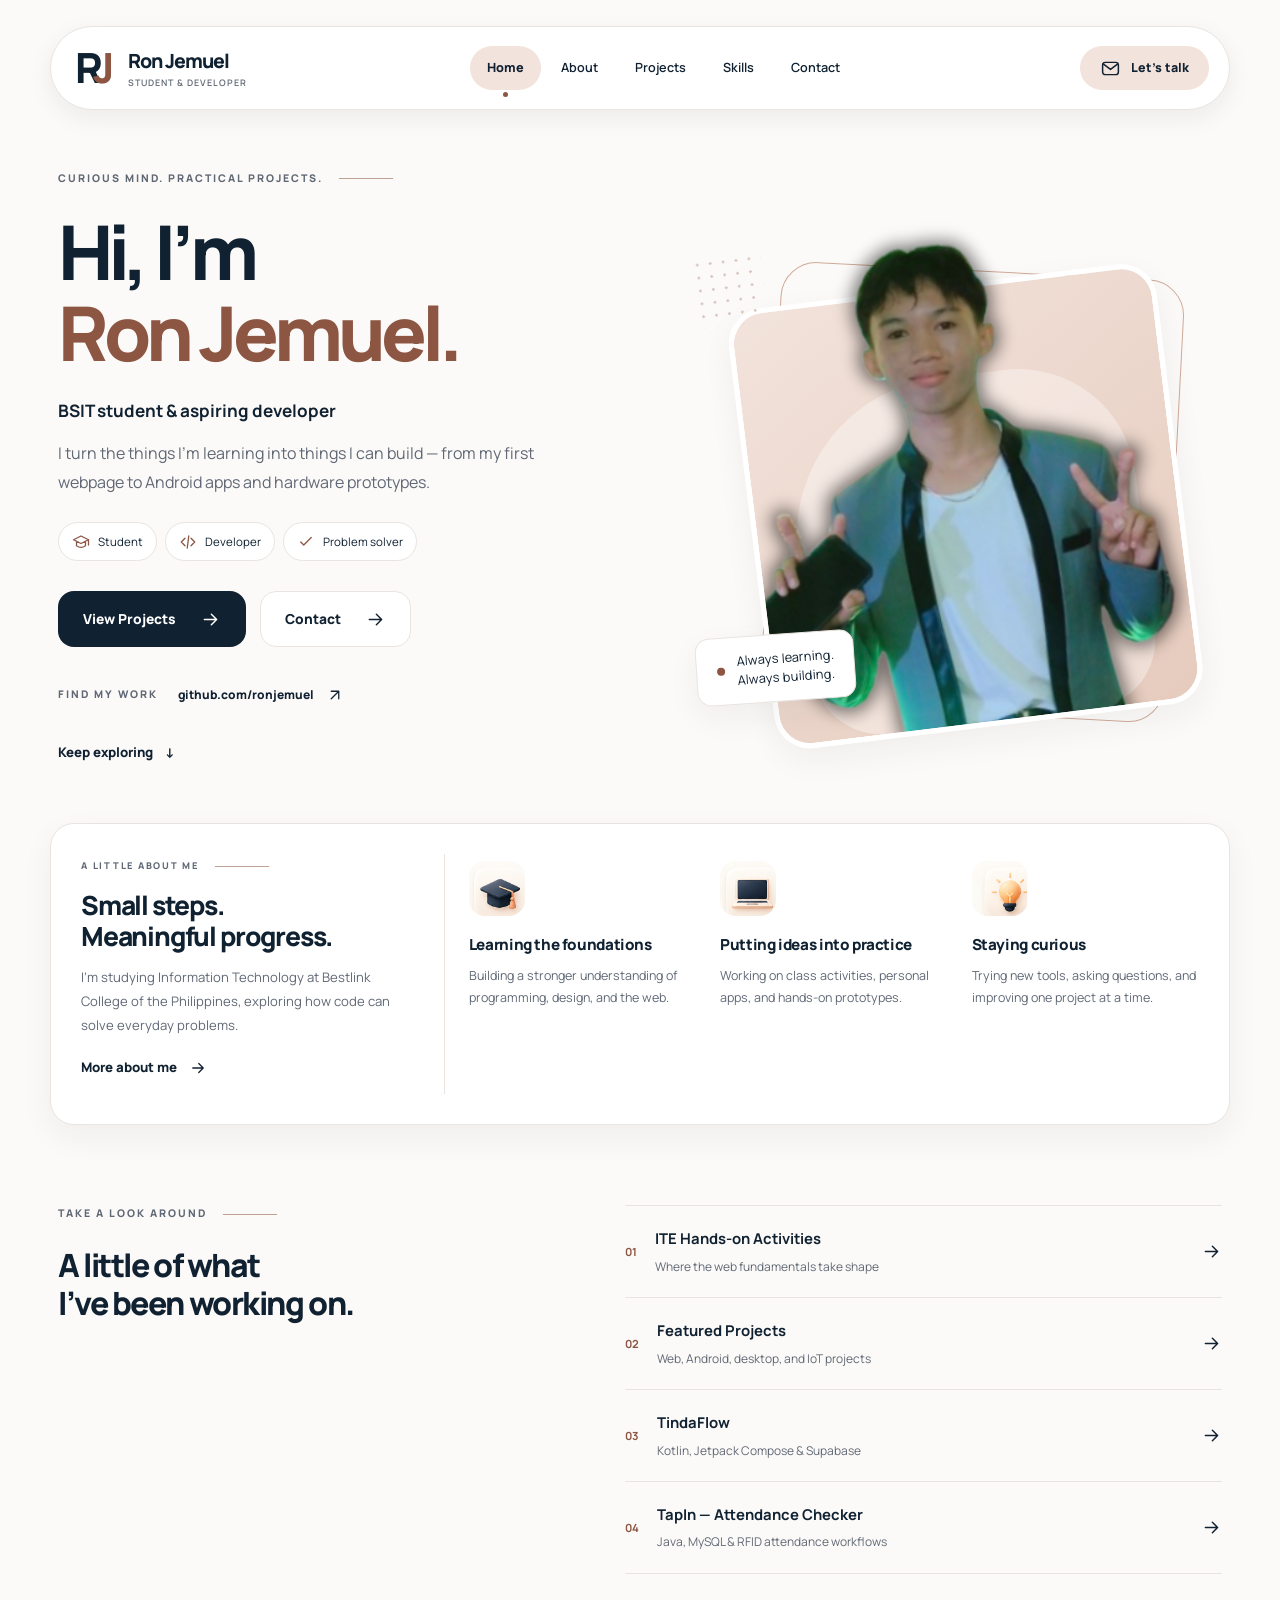
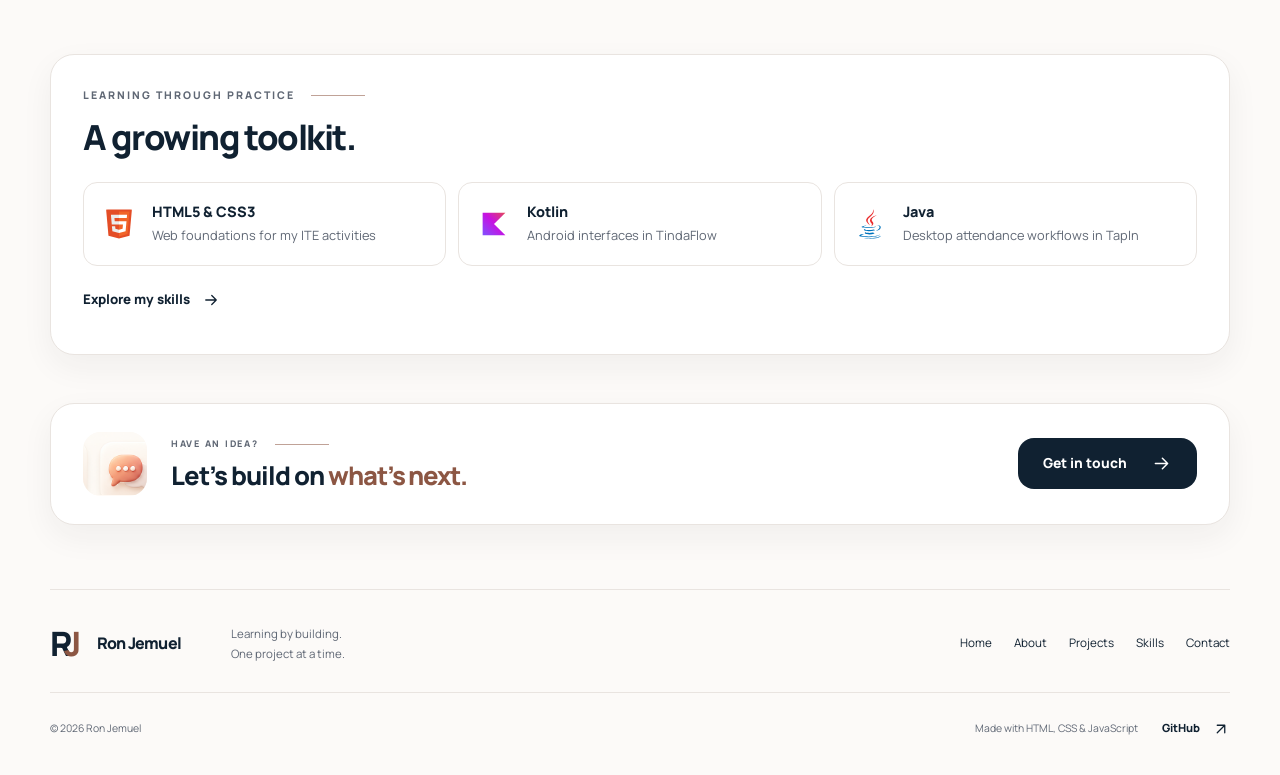
<file: index.html>
<!doctype html>
<html lang="en">
  <head>
    <meta charset="utf-8" />
    <meta name="viewport" content="width=device-width, initial-scale=1" />
    <meta name="color-scheme" content="light" />
    <meta
      name="description"
      content="Ron Jemuel is a BSIT student building web, Android, desktop, and IoT projects. Explore his work, skills, and learning journey."
    />
    <meta name="theme-color" content="#fcfaf8" />
    <title>Home | Ron Jemuel</title>
    <link rel="icon" href="assets/icons/png/home.png" type="image/png" />
    <link rel="stylesheet" href="style.css" />
    <script src="script.js"></script>
  </head>
  <body data-page="index">
    <a class="skip-link" href="#main">Skip to content</a>
    <header class="site-header container">
      <a class="brand" href="index.html" aria-label="Ron Jemuel — Home"
        ><span class="monogram" aria-hidden="true">R<span>J</span></span
        ><span
          >Ron Jemuel<span class="brand-subtitle"
            >Student &amp; Developer</span
          ></span
        ></a
      >
      <nav class="primary-nav" id="primary-nav" aria-label="Main navigation">
        <a href="index.html" aria-current="page">Home</a
        ><a href="about.html">About</a><a href="projects.html">Projects</a
        ><a href="skills.html">Skills</a><a href="contact.html">Contact</a>
      </nav>
      <div class="header-actions">
        <a class="header-contact" href="contact.html"
          ><svg
            class="icon"
            viewBox="0 0 24 24"
            fill="none"
            stroke="currentColor"
            stroke-width="1.7"
            stroke-linecap="round"
            stroke-linejoin="round"
            aria-hidden="true"
          >
            <rect x="3" y="5" width="18" height="14" rx="3" />
            <path d="m4 7 8 6 8-6" /></svg
          ><span>Let’s talk</span></a
        ><button
          class="menu-toggle icon-button"
          type="button"
          aria-label="Open navigation"
          aria-controls="primary-nav"
          aria-expanded="false"
        >
          <span class="menu-lines" aria-hidden="true"></span>
        </button>
      </div>
    </header>
    <main id="main" class="container" tabindex="-1">
      <section class="home-hero" aria-labelledby="home-title">
        <div class="hero-copy">
          <p class="eyebrow">
            Curious mind. Practical projects.<span aria-hidden="true"></span>
          </p>
          <h1 id="home-title">
            Hi, I’m<br /><span class="accent">Ron Jemuel.</span>
          </h1>
          <p class="hero-role">BSIT student &amp; aspiring developer</p>
          <p class="intro">
            I turn the things I’m learning into things I can build — from my
            first webpage to Android apps and hardware prototypes.
          </p>
          <ul class="role-chips" aria-label="My interests">
            <li>
              <svg
                class="icon"
                viewBox="0 0 24 24"
                fill="none"
                stroke="currentColor"
                stroke-width="1.7"
                stroke-linecap="round"
                stroke-linejoin="round"
                aria-hidden="true"
              >
                <path
                  d="m2 9 10-5 10 5-10 5-10-5Zm4 2v6c4 3 8 3 12 0v-6m4-2v7"
                /></svg
              >Student
            </li>
            <li>
              <svg
                class="icon"
                viewBox="0 0 24 24"
                fill="none"
                stroke="currentColor"
                stroke-width="1.7"
                stroke-linecap="round"
                stroke-linejoin="round"
                aria-hidden="true"
              >
                <path d="m8 7-5 5 5 5m8-10 5 5-5 5m-3-13-2 16" /></svg
              >Developer
            </li>
            <li>
              <svg
                class="icon"
                viewBox="0 0 24 24"
                fill="none"
                stroke="currentColor"
                stroke-width="1.7"
                stroke-linecap="round"
                stroke-linejoin="round"
                aria-hidden="true"
              >
                <path d="m5 12 4 4L19 6" /></svg
              >Problem solver
            </li>
          </ul>
          <div class="button-row">
            <a class="button button-primary" href="projects.html"
              >View Projects<svg
                class="icon"
                viewBox="0 0 24 24"
                fill="none"
                stroke="currentColor"
                stroke-width="1.7"
                stroke-linecap="round"
                stroke-linejoin="round"
                aria-hidden="true"
              >
                <path d="M5 12h14m-6-6 6 6-6 6" /></svg></a
            ><a class="button button-secondary" href="contact.html"
              >Contact<svg
                class="icon"
                viewBox="0 0 24 24"
                fill="none"
                stroke="currentColor"
                stroke-width="1.7"
                stroke-linecap="round"
                stroke-linejoin="round"
                aria-hidden="true"
              >
                <path d="M5 12h14m-6-6 6 6-6 6" /></svg
            ></a>
          </div>
          <div class="hero-social">
            <span class="small-label">Find my work</span
            ><a
              class="text-link"
              href="https://github.com/ronjemuel"
              target="_blank"
              rel="noopener noreferrer"
              >github.com/ronjemuel<svg
                class="icon"
                viewBox="0 0 24 24"
                fill="none"
                stroke="currentColor"
                stroke-width="1.7"
                stroke-linecap="round"
                stroke-linejoin="round"
                aria-hidden="true"
              >
                <path d="M7 17 17 7M7 7h10v10" /></svg
              ><span class="sr-only"> (opens in a new tab)</span></a
            >
          </div>
          <a class="text-link hero-scroll-link" href="#home-overview">Keep exploring <span aria-hidden="true">↓</span></a>
        </div>
        <figure class="portrait home-portrait">
          <div class="portrait-frame">
            <div class="portrait-backdrop" aria-hidden="true"></div>
            <span class="portrait-dots" aria-hidden="true"></span>
            <div class="portrait-photo">
              <div class="portrait-cutout">
                <img
                  class="profile-image"
                  src="assets/images/profile_replace.png"
                  alt="Ron Jemuel in a suit, holding a phone and making a peace sign"
                  width="674"
                  height="622"
                  fetchpriority="high"
                />
              </div>
            </div>
          </div>
          <figcaption>
            <span class="small-dot" aria-hidden="true"></span>Always
            learning.<br />Always building.
          </figcaption>
        </figure>
      </section>
      <section id="home-overview" class="home-overview panel" aria-labelledby="overview-title">
        <div class="overview-intro">
          <p class="eyebrow">
            A little about me<span aria-hidden="true"></span>
          </p>
          <h2 id="overview-title">Small steps.<br />Meaningful progress.</h2>
          <p>
            I’m studying Information Technology at Bestlink College of the
            Philippines, exploring how code can solve everyday problems.
          </p>
          <a class="text-link" href="about.html"
            >More about me<svg
              class="icon"
              viewBox="0 0 24 24"
              fill="none"
              stroke="currentColor"
              stroke-width="1.7"
              stroke-linecap="round"
              stroke-linejoin="round"
              aria-hidden="true"
            >
              <path d="M5 12h14m-6-6 6 6-6 6" /></svg
          ></a>
        </div>
        <article>
          <img
            class="feature-icon"
            src="assets/icons/png/education.png"
            alt=""
            width="176"
            height="174"
            loading="lazy"
          />
          <h3>Learning the foundations</h3>
          <p>
            Building a stronger understanding of programming, design, and the
            web.
          </p>
        </article>
        <article>
          <img
            class="feature-icon"
            src="assets/icons/png/laptop-work.png"
            alt=""
            width="176"
            height="174"
            loading="lazy"
          />
          <h3>Putting ideas into practice</h3>
          <p>
            Working on class activities, personal apps, and hands-on prototypes.
          </p>
        </article>
        <article>
          <img
            class="feature-icon"
            src="assets/icons/png/idea-solution.png"
            alt=""
            width="176"
            height="174"
            loading="lazy"
          />
          <h3>Staying curious</h3>
          <p>
            Trying new tools, asking questions, and improving one project at a
            time.
          </p>
        </article>
      </section>
      <section class="home-paths" aria-labelledby="explore-title">
        <div>
          <p class="eyebrow">
            Take a look around<span aria-hidden="true"></span>
          </p>
          <h2 id="explore-title">
            A little of what<br />I’ve been working on.
          </h2>
        </div>
        <a class="path-link" href="projects.html#ite-activities"
          ><span class="path-number">01</span
          ><span
            ><strong>ITE Hands-on Activities</strong
            ><small>Where the web fundamentals take shape</small></span
          ><svg
            class="icon"
            viewBox="0 0 24 24"
            fill="none"
            stroke="currentColor"
            stroke-width="1.7"
            stroke-linecap="round"
            stroke-linejoin="round"
            aria-hidden="true"
          >
            <path d="M5 12h14m-6-6 6 6-6 6" /></svg></a
        ><a class="path-link" href="projects.html#featured-projects"
          ><span class="path-number">02</span
          ><span
            ><strong>Featured Projects</strong
            ><small>Web, Android, desktop, and IoT projects</small></span
          ><svg
            class="icon"
            viewBox="0 0 24 24"
            fill="none"
            stroke="currentColor"
            stroke-width="1.7"
            stroke-linecap="round"
            stroke-linejoin="round"
            aria-hidden="true"
          >
            <path d="M5 12h14m-6-6 6 6-6 6" /></svg
        ></a>
        <a class="path-link" href="projects.html#tindaflow"><span class="path-number">03</span><span><strong>TindaFlow</strong><small>Kotlin, Jetpack Compose &amp; Supabase</small></span><svg class="icon" viewBox="0 0 24 24" fill="none" stroke="currentColor" stroke-width="1.7" stroke-linecap="round" stroke-linejoin="round" aria-hidden="true"><path d="M5 12h14m-6-6 6 6-6 6" /></svg></a>
        <a class="path-link" href="projects.html#tapin"><span class="path-number">04</span><span><strong>TapIn — Attendance Checker</strong><small>Java, MySQL &amp; RFID attendance workflows</small></span><svg class="icon" viewBox="0 0 24 24" fill="none" stroke="currentColor" stroke-width="1.7" stroke-linecap="round" stroke-linejoin="round" aria-hidden="true"><path d="M5 12h14m-6-6 6 6-6 6" /></svg></a>
      </section>
      <section class="home-skills panel" aria-labelledby="home-skills-title">
        <p class="eyebrow">Learning through practice<span aria-hidden="true"></span></p>
        <h2 id="home-skills-title">A growing toolkit.</h2>
        <ul class="skill-tiles">
          <li>
            <img class="skill-logo" src="assets/icons/technologies/html5.svg" alt="" width="38" height="38" loading="lazy" />
            <span><strong>HTML5 &amp; CSS3</strong><small>Web foundations for my ITE activities</small></span>
          </li>
          <li>
            <img class="skill-logo" src="assets/icons/technologies/kotlin.svg" alt="" width="38" height="38" loading="lazy" />
            <span><strong>Kotlin</strong><small>Android interfaces in TindaFlow</small></span>
          </li>
          <li>
            <img class="skill-logo" src="assets/icons/technologies/java.svg" alt="" width="38" height="38" loading="lazy" />
            <span><strong>Java</strong><small>Desktop attendance workflows in TapIn</small></span>
          </li>
        </ul>
        <a class="text-link" href="skills.html">Explore my skills<svg class="icon" viewBox="0 0 24 24" fill="none" stroke="currentColor" stroke-width="1.7" stroke-linecap="round" stroke-linejoin="round" aria-hidden="true"><path d="M5 12h14m-6-6 6 6-6 6" /></svg></a>
      </section>
      <section class="closing-banner" aria-labelledby="next-title">
        <div class="banner-icon">
          <img
            class="feature-icon"
            src="assets/icons/png/message-chat.png"
            alt=""
            width="176"
            height="174"
            loading="lazy"
          />
        </div>
        <div>
          <p class="eyebrow">Have an idea?<span aria-hidden="true"></span></p>
          <h2 id="next-title">
            Let’s build on <span class="accent">what’s next.</span>
          </h2>
        </div>
        <a class="button button-primary" href="contact.html"
          >Get in touch<svg
            class="icon"
            viewBox="0 0 24 24"
            fill="none"
            stroke="currentColor"
            stroke-width="1.7"
            stroke-linecap="round"
            stroke-linejoin="round"
            aria-hidden="true"
          >
            <path d="M5 12h14m-6-6 6 6-6 6" /></svg
        ></a>
      </section>
    </main>
    <footer class="site-footer container">
      <div class="footer-top">
        <a class="brand footer-brand" href="index.html"
          ><span class="monogram" aria-hidden="true">R<span>J</span></span
          ><span>Ron Jemuel</span></a
        >
        <p>Learning by building.<br />One project at a time.</p>
        <nav aria-label="Footer navigation">
          <a href="index.html">Home</a><a href="about.html">About</a
          ><a href="projects.html">Projects</a><a href="skills.html">Skills</a
          ><a href="contact.html">Contact</a>
        </nav>
      </div>
      <div class="footer-bottom">
        <p>© 2026 Ron Jemuel</p>
        <p>Made with HTML, CSS &amp; JavaScript</p>
        <a
          class="text-link"
          href="https://github.com/ronjemuel"
          target="_blank"
          rel="noopener noreferrer"
          >GitHub<svg
            class="icon"
            viewBox="0 0 24 24"
            fill="none"
            stroke="currentColor"
            stroke-width="1.7"
            stroke-linecap="round"
            stroke-linejoin="round"
            aria-hidden="true"
          >
            <path d="M7 17 17 7M7 7h10v10" /></svg
          ><span class="sr-only"> (opens in a new tab)</span></a
        >
      </div>
    </footer>
    <button
      class="back-to-top icon-button"
      type="button"
      aria-label="Back to top"
      hidden
    >
      <svg
        class="icon"
        viewBox="0 0 24 24"
        fill="none"
        stroke="currentColor"
        stroke-width="1.7"
        stroke-linecap="round"
        stroke-linejoin="round"
        aria-hidden="true"
      >
        <path d="M12 19V5m-6 6 6-6 6 6" />
      </svg>
    </button>
  </body>
</html>
</file>
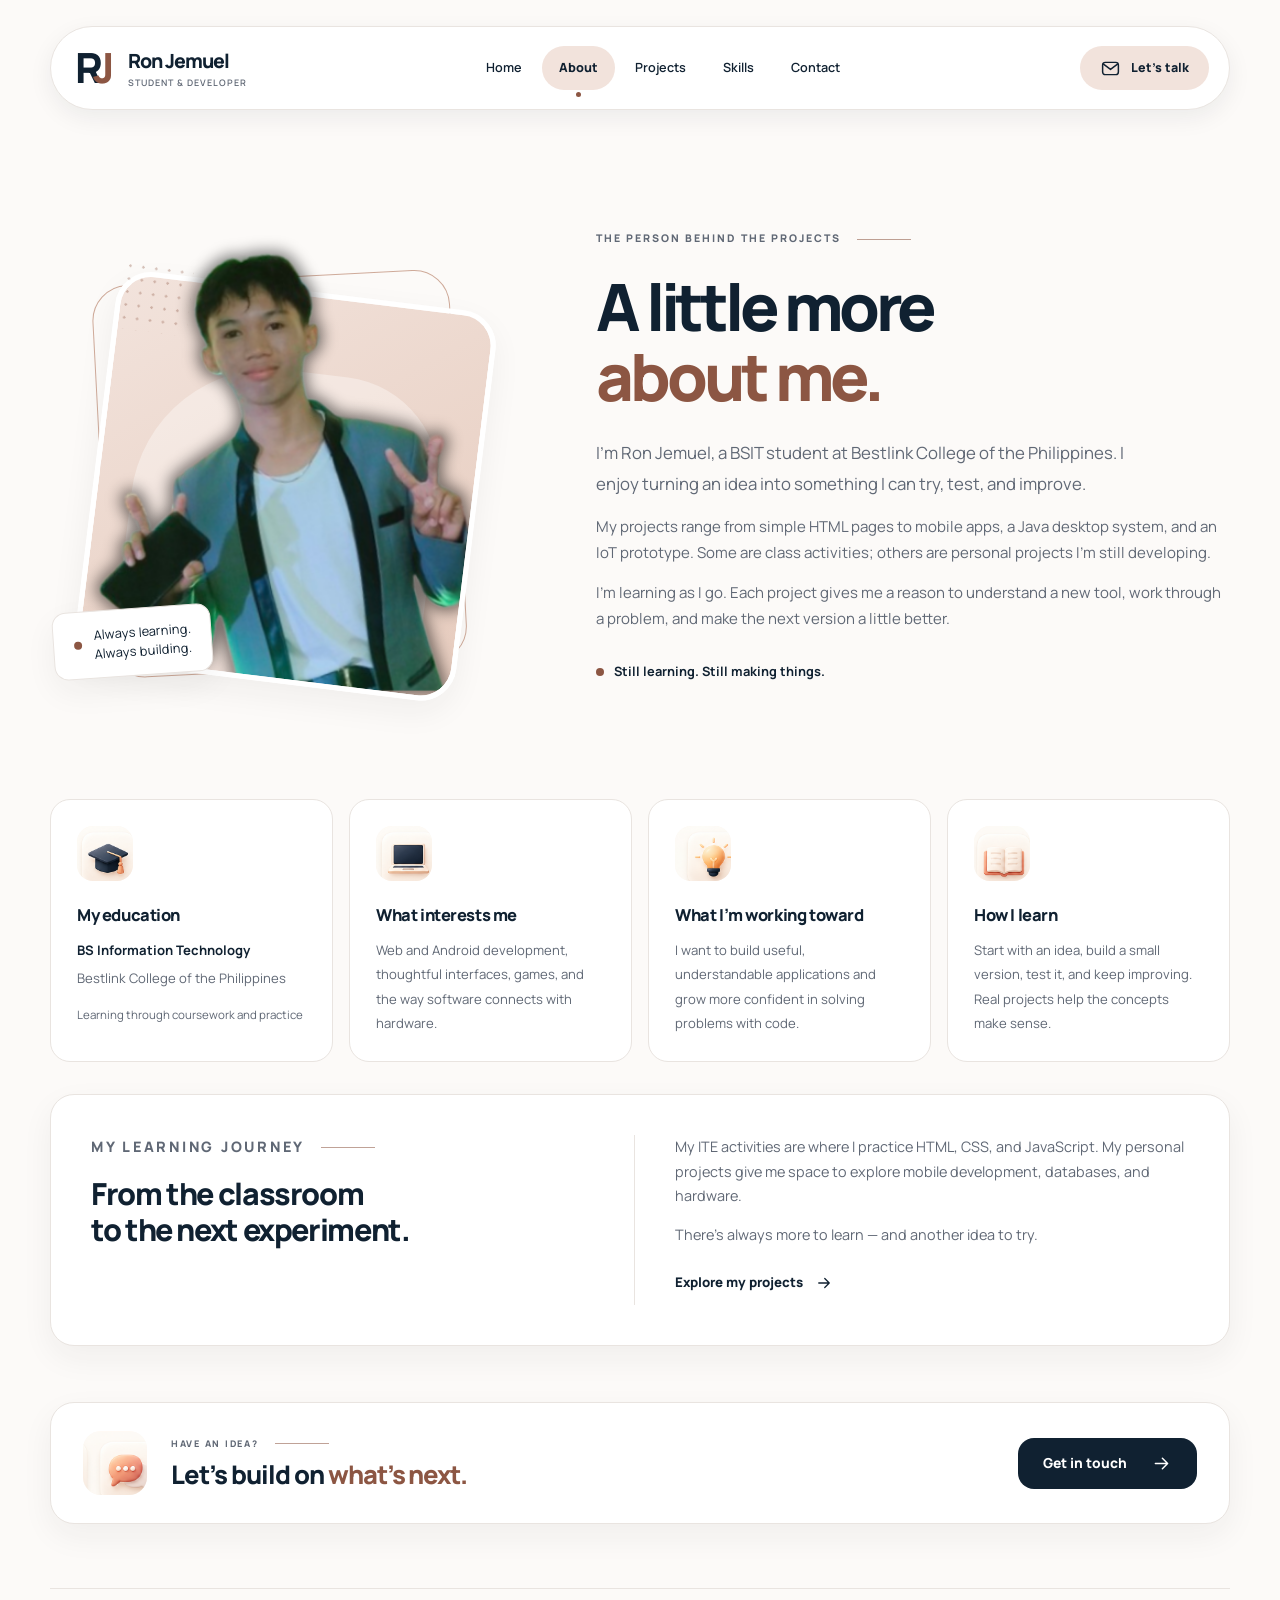
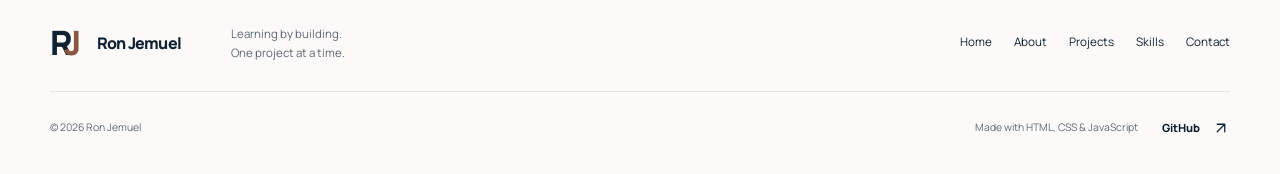
<file: about.html>
<!doctype html>
<html lang="en">
  <head>
    <meta charset="utf-8" />
    <meta name="viewport" content="width=device-width, initial-scale=1" />
    <meta name="color-scheme" content="light" />
    <meta
      name="description"
      content="Meet Ron Jemuel, a BS Information Technology student at Bestlink College of the Philippines, learning through practical projects."
    />
    <meta name="theme-color" content="#fcfaf8" />
    <title>About Me | Ron Jemuel</title>
    <link rel="icon" href="assets/icons/png/home.png" type="image/png" />
    <link rel="stylesheet" href="style.css" />
    <script src="script.js"></script>
  </head>
  <body data-page="about">
    <a class="skip-link" href="#main">Skip to content</a>
    <header class="site-header container">
      <a class="brand" href="index.html" aria-label="Ron Jemuel — Home"
        ><span class="monogram" aria-hidden="true">R<span>J</span></span
        ><span
          >Ron Jemuel<span class="brand-subtitle"
            >Student &amp; Developer</span
          ></span
        ></a
      >
      <nav class="primary-nav" id="primary-nav" aria-label="Main navigation">
        <a href="index.html">Home</a
        ><a href="about.html" aria-current="page">About</a
        ><a href="projects.html">Projects</a><a href="skills.html">Skills</a
        ><a href="contact.html">Contact</a>
      </nav>
      <div class="header-actions">
        <a class="header-contact" href="contact.html"
          ><svg
            class="icon"
            viewBox="0 0 24 24"
            fill="none"
            stroke="currentColor"
            stroke-width="1.7"
            stroke-linecap="round"
            stroke-linejoin="round"
            aria-hidden="true"
          >
            <rect x="3" y="5" width="18" height="14" rx="3" />
            <path d="m4 7 8 6 8-6" /></svg
          ><span>Let’s talk</span></a
        ><button
          class="menu-toggle icon-button"
          type="button"
          aria-label="Open navigation"
          aria-controls="primary-nav"
          aria-expanded="false"
        >
          <span class="menu-lines" aria-hidden="true"></span>
        </button>
      </div>
    </header>
    <main id="main" class="container" tabindex="-1">
      <section class="about-hero" aria-labelledby="about-title">
        <figure class="portrait about-portrait">
          <div class="portrait-frame">
            <div class="portrait-backdrop" aria-hidden="true"></div>
            <span class="portrait-dots" aria-hidden="true"></span>
            <div class="portrait-photo">
              <div class="portrait-cutout">
                <img
                  class="profile-image"
                  src="assets/images/profile_replace.png"
                  alt="Ron Jemuel in a suit, holding a phone and making a peace sign"
                  width="674"
                  height="622"
                  fetchpriority="high"
                />
              </div>
            </div>
          </div>
          <figcaption>
            <span class="small-dot" aria-hidden="true"></span>Always
            learning.<br />Always building.
          </figcaption>
        </figure>
        <div class="about-copy">
          <p class="eyebrow">
            The person behind the projects<span aria-hidden="true"></span>
          </p>
          <h1 id="about-title">
            A little more<br /><span class="accent">about me.</span>
          </h1>
          <p class="intro">
            I’m Ron Jemuel, a BSIT student at Bestlink College of the
            Philippines. I enjoy turning an idea into something I can try, test,
            and improve.
          </p>
          <p>
            My projects range from simple HTML pages to mobile apps, a Java
            desktop system, and an IoT prototype. Some are class activities;
            others are personal projects I’m still developing.
          </p>
          <p>
            I’m learning as I go. Each project gives me a reason to understand a
            new tool, work through a problem, and make the next version a little
            better.
          </p>
          <div class="about-signoff">
            <span class="small-dot" aria-hidden="true"></span>Still learning.
            Still making things.
          </div>
        </div>
      </section>
      <section
        class="about-grid"
        aria-label="My education, interests, goals, and approach"
      >
        <article class="info-card">
          <img
            class="feature-icon"
            src="assets/icons/png/education.png"
            alt=""
            width="176"
            height="174"
            loading="lazy"
          />
          <h2>My education</h2>
          <p class="card-highlight">BS Information Technology</p>
          <p>Bestlink College of the Philippines</p>
          <span class="quiet-label"
            >Learning through coursework and practice</span
          >
        </article>
        <article class="info-card">
          <img
            class="feature-icon"
            src="assets/icons/png/laptop-work.png"
            alt=""
            width="176"
            height="174"
            loading="lazy"
          />
          <h2>What interests me</h2>
          <p>
            Web and Android development, thoughtful interfaces, games, and the
            way software connects with hardware.
          </p>
        </article>
        <article class="info-card">
          <img
            class="feature-icon"
            src="assets/icons/png/idea-solution.png"
            alt=""
            width="176"
            height="174"
            loading="lazy"
          />
          <h2>What I’m working toward</h2>
          <p>
            I want to build useful, understandable applications and grow more
            confident in solving problems with code.
          </p>
        </article>
        <article class="info-card">
          <img
            class="feature-icon"
            src="assets/icons/png/learning.png"
            alt=""
            width="176"
            height="174"
            loading="lazy"
          />
          <h2>How I learn</h2>
          <p>
            Start with an idea, build a small version, test it, and keep
            improving. Real projects help the concepts make sense.
          </p>
        </article>
      </section>
      <section class="learning-note panel" aria-labelledby="journey-title">
        <div>
          <p class="eyebrow">
            My learning journey<span aria-hidden="true"></span>
          </p>
          <h2 id="journey-title">
            From the classroom<br />to the next experiment.
          </h2>
        </div>
        <div>
          <p>
            My ITE activities are where I practice HTML, CSS, and JavaScript. My
            personal projects give me space to explore mobile development,
            databases, and hardware.
          </p>
          <p>There’s always more to learn — and another idea to try.</p>
          <a class="text-link" href="projects.html"
            >Explore my projects<svg
              class="icon"
              viewBox="0 0 24 24"
              fill="none"
              stroke="currentColor"
              stroke-width="1.7"
              stroke-linecap="round"
              stroke-linejoin="round"
              aria-hidden="true"
            >
              <path d="M5 12h14m-6-6 6 6-6 6" /></svg
          ></a>
        </div>
      </section>
      <section class="closing-banner" aria-labelledby="next-title">
        <div class="banner-icon">
          <img
            class="feature-icon"
            src="assets/icons/png/message-chat.png"
            alt=""
            width="176"
            height="174"
            loading="lazy"
          />
        </div>
        <div>
          <p class="eyebrow">Have an idea?<span aria-hidden="true"></span></p>
          <h2 id="next-title">
            Let’s build on <span class="accent">what’s next.</span>
          </h2>
        </div>
        <a class="button button-primary" href="contact.html"
          >Get in touch<svg
            class="icon"
            viewBox="0 0 24 24"
            fill="none"
            stroke="currentColor"
            stroke-width="1.7"
            stroke-linecap="round"
            stroke-linejoin="round"
            aria-hidden="true"
          >
            <path d="M5 12h14m-6-6 6 6-6 6" /></svg
        ></a>
      </section>
    </main>
    <footer class="site-footer container">
      <div class="footer-top">
        <a class="brand footer-brand" href="index.html"
          ><span class="monogram" aria-hidden="true">R<span>J</span></span
          ><span>Ron Jemuel</span></a
        >
        <p>Learning by building.<br />One project at a time.</p>
        <nav aria-label="Footer navigation">
          <a href="index.html">Home</a><a href="about.html">About</a
          ><a href="projects.html">Projects</a><a href="skills.html">Skills</a
          ><a href="contact.html">Contact</a>
        </nav>
      </div>
      <div class="footer-bottom">
        <p>© 2026 Ron Jemuel</p>
        <p>Made with HTML, CSS &amp; JavaScript</p>
        <a
          class="text-link"
          href="https://github.com/ronjemuel"
          target="_blank"
          rel="noopener noreferrer"
          >GitHub<svg
            class="icon"
            viewBox="0 0 24 24"
            fill="none"
            stroke="currentColor"
            stroke-width="1.7"
            stroke-linecap="round"
            stroke-linejoin="round"
            aria-hidden="true"
          >
            <path d="M7 17 17 7M7 7h10v10" /></svg
          ><span class="sr-only"> (opens in a new tab)</span></a
        >
      </div>
    </footer>
    <button
      class="back-to-top icon-button"
      type="button"
      aria-label="Back to top"
      hidden
    >
      <svg
        class="icon"
        viewBox="0 0 24 24"
        fill="none"
        stroke="currentColor"
        stroke-width="1.7"
        stroke-linecap="round"
        stroke-linejoin="round"
        aria-hidden="true"
      >
        <path d="M12 19V5m-6 6 6-6 6 6" />
      </svg>
    </button>
  </body>
</html>
</file>
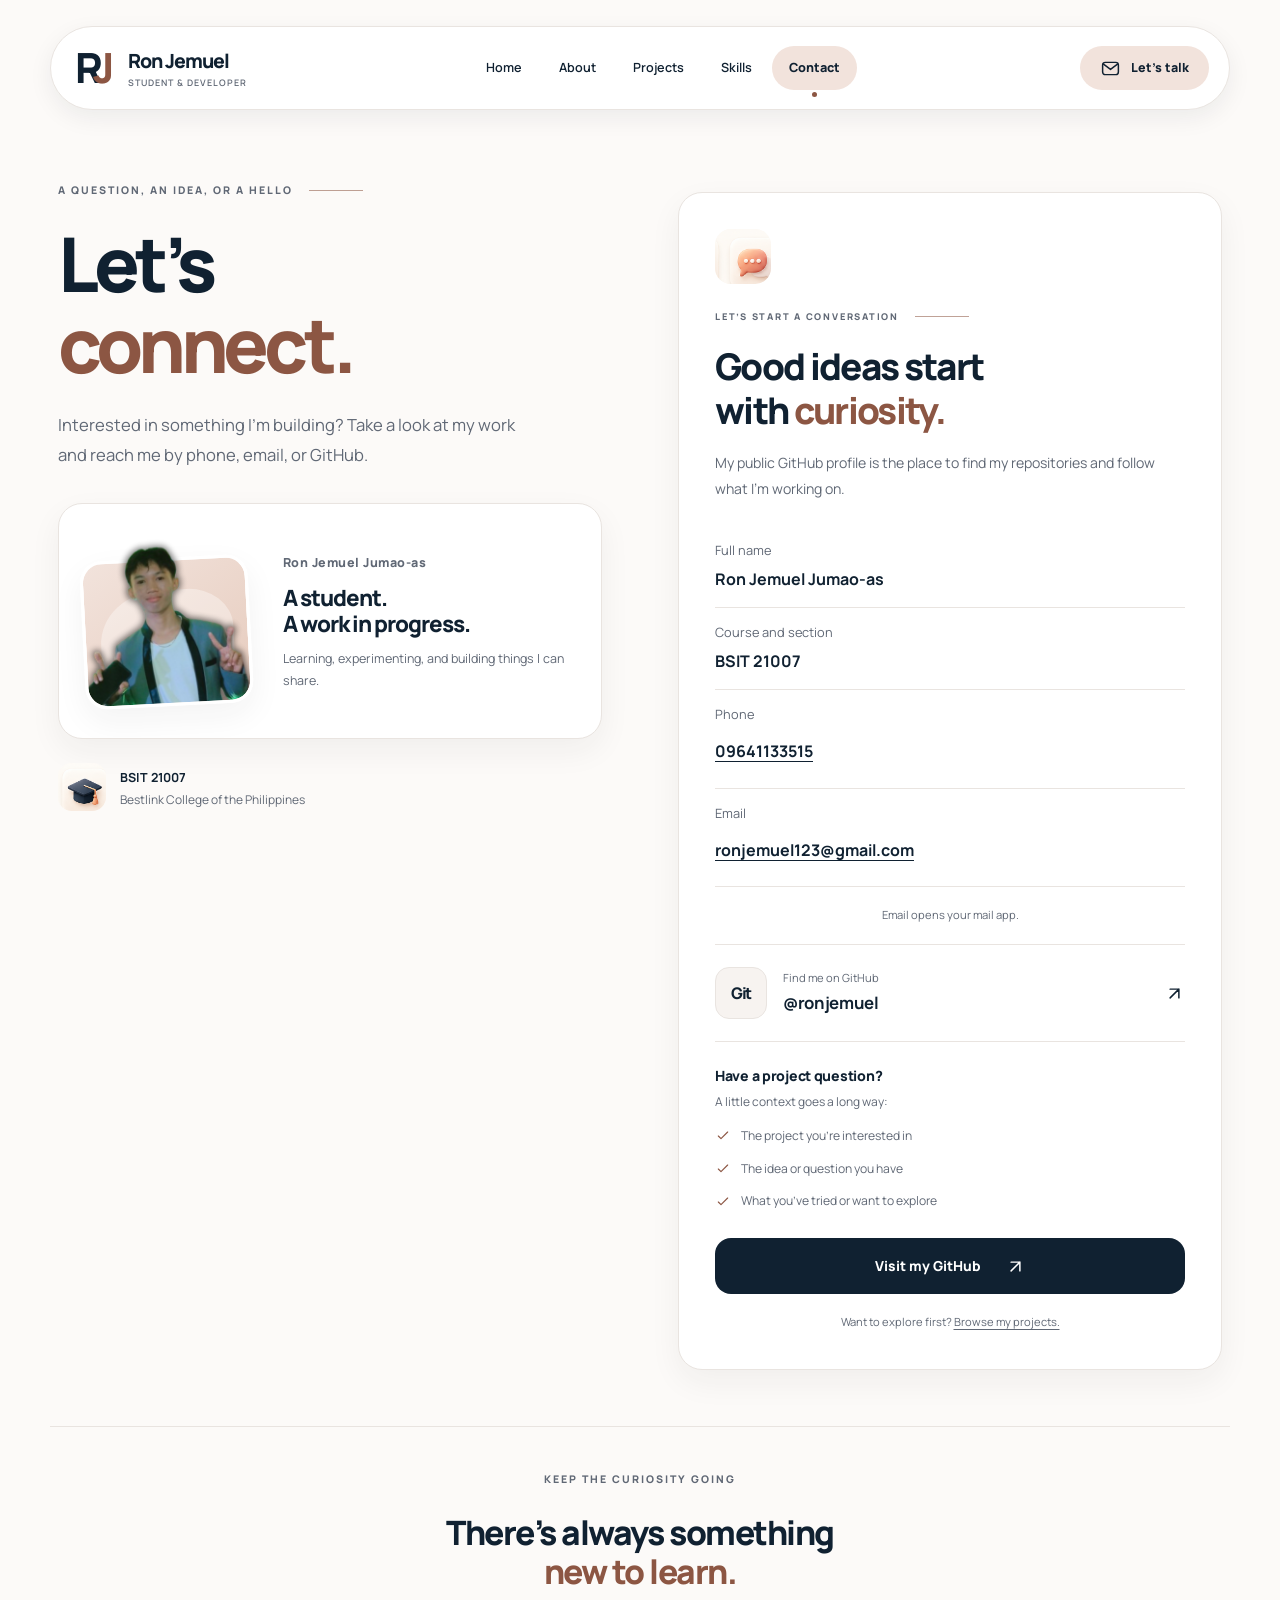
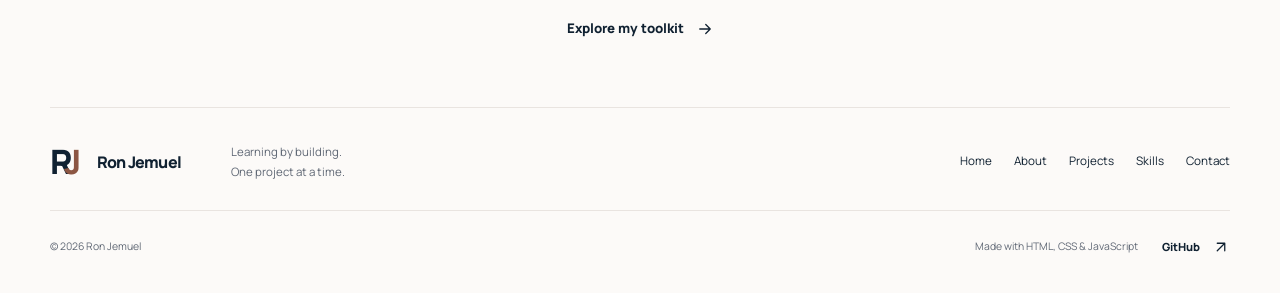
<file: contact.html>
<!doctype html>
<html lang="en">
  <head>
    <meta charset="utf-8" />
    <meta name="viewport" content="width=device-width, initial-scale=1" />
    <meta name="color-scheme" content="light" />
    <meta
      name="description"
      content="Contact Ron Jemuel Jumao-as, BSIT 21007, by phone, email, or GitHub."
    />
    <meta name="theme-color" content="#fcfaf8" />
    <title>Contact | Ron Jemuel</title>
    <link rel="icon" href="assets/icons/png/home.png" type="image/png" />
    <link rel="stylesheet" href="style.css" />
    <script src="script.js"></script>
  </head>
  <body data-page="contact">
    <a class="skip-link" href="#main">Skip to content</a>
    <header class="site-header container">
      <a class="brand" href="index.html" aria-label="Ron Jemuel — Home"
        ><span class="monogram" aria-hidden="true">R<span>J</span></span
        ><span
          >Ron Jemuel<span class="brand-subtitle"
            >Student &amp; Developer</span
          ></span
        ></a
      >
      <nav class="primary-nav" id="primary-nav" aria-label="Main navigation">
        <a href="index.html">Home</a><a href="about.html">About</a
        ><a href="projects.html">Projects</a><a href="skills.html">Skills</a
        ><a href="contact.html" aria-current="page">Contact</a>
      </nav>
      <div class="header-actions">
        <a class="header-contact" href="contact.html"
          ><svg
            class="icon"
            viewBox="0 0 24 24"
            fill="none"
            stroke="currentColor"
            stroke-width="1.7"
            stroke-linecap="round"
            stroke-linejoin="round"
            aria-hidden="true"
          >
            <rect x="3" y="5" width="18" height="14" rx="3" />
            <path d="m4 7 8 6 8-6" /></svg
          ><span>Let’s talk</span></a
        ><button
          class="menu-toggle icon-button"
          type="button"
          aria-label="Open navigation"
          aria-controls="primary-nav"
          aria-expanded="false"
        >
          <span class="menu-lines" aria-hidden="true"></span>
        </button>
      </div>
    </header>
    <main id="main" class="container" tabindex="-1">
      <section class="contact-layout" aria-labelledby="contact-title">
        <div class="contact-copy">
          <p class="eyebrow">
            A question, an idea, or a hello<span aria-hidden="true"></span>
          </p>
          <h1 id="contact-title">
            Let’s<br /><span class="accent">connect.</span>
          </h1>
          <p class="intro">
            Interested in something I’m building? Take a look at my work and
            reach me by phone, email, or GitHub.
          </p>
          <div class="contact-profile panel">
            <figure class="portrait contact-portrait">
              <div class="portrait-frame">
                <div class="portrait-backdrop" aria-hidden="true"></div>
                <span class="portrait-dots" aria-hidden="true"></span>
                <div class="portrait-photo">
                  <div class="portrait-cutout">
                    <img
                      class="profile-image"
                      src="assets/images/profile_replace.png"
                      alt="Ron Jemuel in a suit, holding a phone and making a peace sign"
                      width="674"
                      height="622"
                      loading="lazy"
                    />
                  </div>
                </div>
              </div>
            </figure>
            <div>
              <span class="small-label">Ron Jemuel Jumao-as</span>
              <h2>A student.<br />A work in progress.</h2>
              <p>Learning, experimenting, and building things I can share.</p>
            </div>
          </div>
          <div class="contact-detail">
            <img
              class="feature-icon"
              src="assets/icons/png/education.png"
              alt=""
              width="176"
              height="174"
              loading="lazy"
            />
            <div>
              <strong>BSIT 21007</strong>
              <p>Bestlink College of the Philippines</p>
            </div>
          </div>
        </div>
        <div class="contact-panel panel">
          <img
            class="feature-icon"
            src="assets/icons/png/message-chat.png"
            alt=""
            width="176"
            height="174"
            loading="lazy"
          />
          <p class="eyebrow">
            Let’s start a conversation<span aria-hidden="true"></span>
          </p>
          <h2>
            Good ideas start<br />with <span class="accent">curiosity.</span>
          </h2>
          <p>
            My public GitHub profile is the place to find my repositories and
            follow what I’m working on.
          </p>
          <dl class="contact-details">
            <div><dt>Full name</dt><dd>Ron Jemuel Jumao-as</dd></div>
            <div><dt>Course and section</dt><dd>BSIT 21007</dd></div>
            <div><dt>Phone</dt><dd><a href="tel:09641133515">09641133515</a></dd></div>
            <div><dt>Email</dt><dd><a href="mailto:ronjemuel123@gmail.com">ronjemuel123@gmail.com</a></dd></div>
          </dl>
          <p class="contact-footnote">Email opens your mail app.</p>
          <a
            class="github-contact"
            href="https://github.com/ronjemuel"
            target="_blank"
            rel="noopener noreferrer"
            ><span class="github-wordmark" aria-hidden="true">Git</span
            ><span
              ><small>Find me on GitHub</small><strong>@ronjemuel</strong></span
            ><svg
              class="icon"
              viewBox="0 0 24 24"
              fill="none"
              stroke="currentColor"
              stroke-width="1.7"
              stroke-linecap="round"
              stroke-linejoin="round"
              aria-hidden="true"
            >
              <path d="M7 17 17 7M7 7h10v10" /></svg
            ><span class="sr-only"> (opens in a new tab)</span></a
          >
          <div class="contact-note">
            <h3>Have a project question?</h3>
            <p>A little context goes a long way:</p>
            <ul>
              <li>
                <svg
                  class="icon"
                  viewBox="0 0 24 24"
                  fill="none"
                  stroke="currentColor"
                  stroke-width="1.7"
                  stroke-linecap="round"
                  stroke-linejoin="round"
                  aria-hidden="true"
                >
                  <path d="m5 12 4 4L19 6" /></svg
                >The project you’re interested in
              </li>
              <li>
                <svg
                  class="icon"
                  viewBox="0 0 24 24"
                  fill="none"
                  stroke="currentColor"
                  stroke-width="1.7"
                  stroke-linecap="round"
                  stroke-linejoin="round"
                  aria-hidden="true"
                >
                  <path d="m5 12 4 4L19 6" /></svg
                >The idea or question you have
              </li>
              <li>
                <svg
                  class="icon"
                  viewBox="0 0 24 24"
                  fill="none"
                  stroke="currentColor"
                  stroke-width="1.7"
                  stroke-linecap="round"
                  stroke-linejoin="round"
                  aria-hidden="true"
                >
                  <path d="m5 12 4 4L19 6" /></svg
                >What you’ve tried or want to explore
              </li>
            </ul>
          </div>
          <a
            class="button button-primary"
            href="https://github.com/ronjemuel"
            target="_blank"
            rel="noopener noreferrer"
            >Visit my GitHub<svg
              class="icon"
              viewBox="0 0 24 24"
              fill="none"
              stroke="currentColor"
              stroke-width="1.7"
              stroke-linecap="round"
              stroke-linejoin="round"
              aria-hidden="true"
            >
              <path d="M7 17 17 7M7 7h10v10" /></svg
            ><span class="sr-only"> (opens in a new tab)</span></a
          >
          <p class="contact-footnote">
            Want to explore first?
            <a href="projects.html">Browse my projects.</a>
          </p>
        </div>
      </section>
      <section class="contact-closing" aria-labelledby="contact-closing-title">
        <p class="eyebrow">
          Keep the curiosity going<span aria-hidden="true"></span>
        </p>
        <h2 id="contact-closing-title">
          There’s always something<br /><span class="accent"
            >new to learn.</span
          >
        </h2>
        <a class="text-link" href="skills.html"
          >Explore my toolkit<svg
            class="icon"
            viewBox="0 0 24 24"
            fill="none"
            stroke="currentColor"
            stroke-width="1.7"
            stroke-linecap="round"
            stroke-linejoin="round"
            aria-hidden="true"
          >
            <path d="M5 12h14m-6-6 6 6-6 6" /></svg
        ></a>
      </section>
    </main>
    <footer class="site-footer container">
      <div class="footer-top">
        <a class="brand footer-brand" href="index.html"
          ><span class="monogram" aria-hidden="true">R<span>J</span></span
          ><span>Ron Jemuel</span></a
        >
        <p>Learning by building.<br />One project at a time.</p>
        <nav aria-label="Footer navigation">
          <a href="index.html">Home</a><a href="about.html">About</a
          ><a href="projects.html">Projects</a><a href="skills.html">Skills</a
          ><a href="contact.html">Contact</a>
        </nav>
      </div>
      <div class="footer-bottom">
        <p>© 2026 Ron Jemuel</p>
        <p>Made with HTML, CSS &amp; JavaScript</p>
        <a
          class="text-link"
          href="https://github.com/ronjemuel"
          target="_blank"
          rel="noopener noreferrer"
          >GitHub<svg
            class="icon"
            viewBox="0 0 24 24"
            fill="none"
            stroke="currentColor"
            stroke-width="1.7"
            stroke-linecap="round"
            stroke-linejoin="round"
            aria-hidden="true"
          >
            <path d="M7 17 17 7M7 7h10v10" /></svg
          ><span class="sr-only"> (opens in a new tab)</span></a
        >
      </div>
    </footer>
    <button
      class="back-to-top icon-button"
      type="button"
      aria-label="Back to top"
      hidden
    >
      <svg
        class="icon"
        viewBox="0 0 24 24"
        fill="none"
        stroke="currentColor"
        stroke-width="1.7"
        stroke-linecap="round"
        stroke-linejoin="round"
        aria-hidden="true"
      >
        <path d="M12 19V5m-6 6 6-6 6 6" />
      </svg>
    </button>
  </body>
</html>
</file>
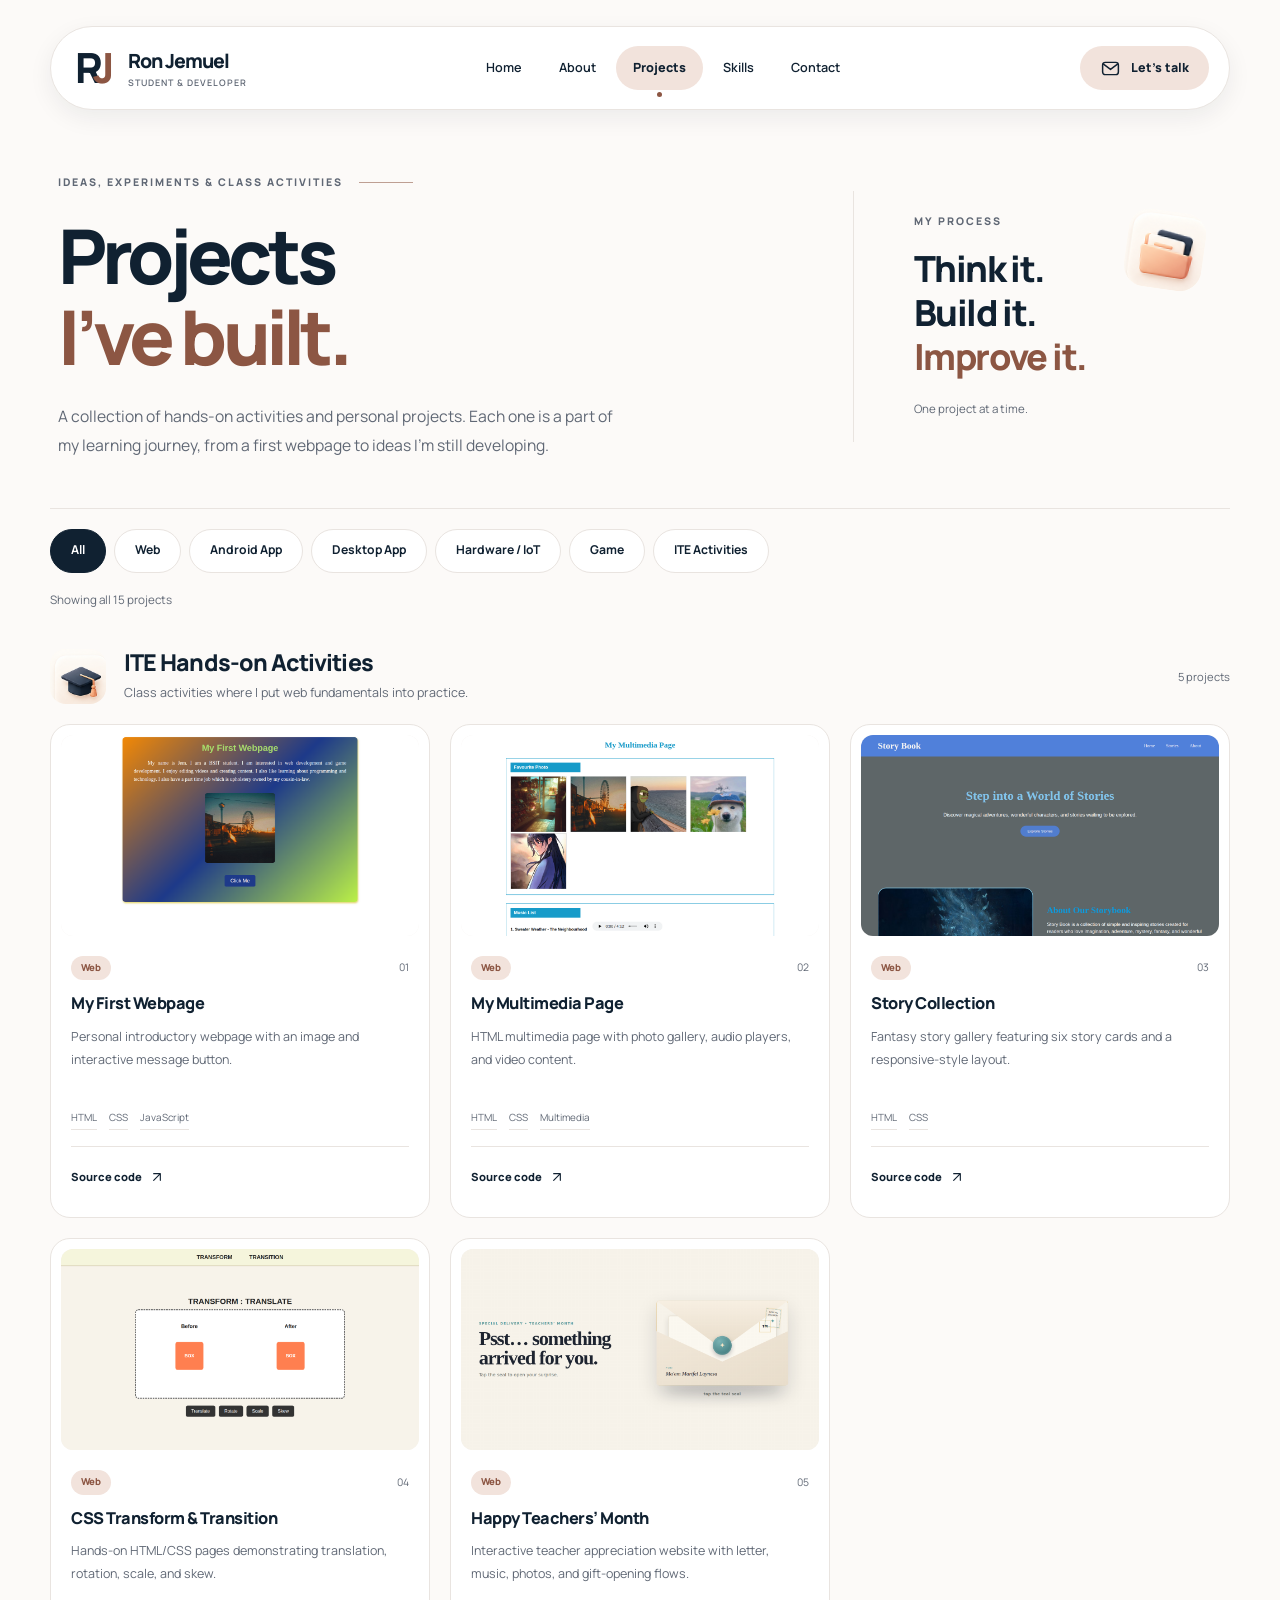
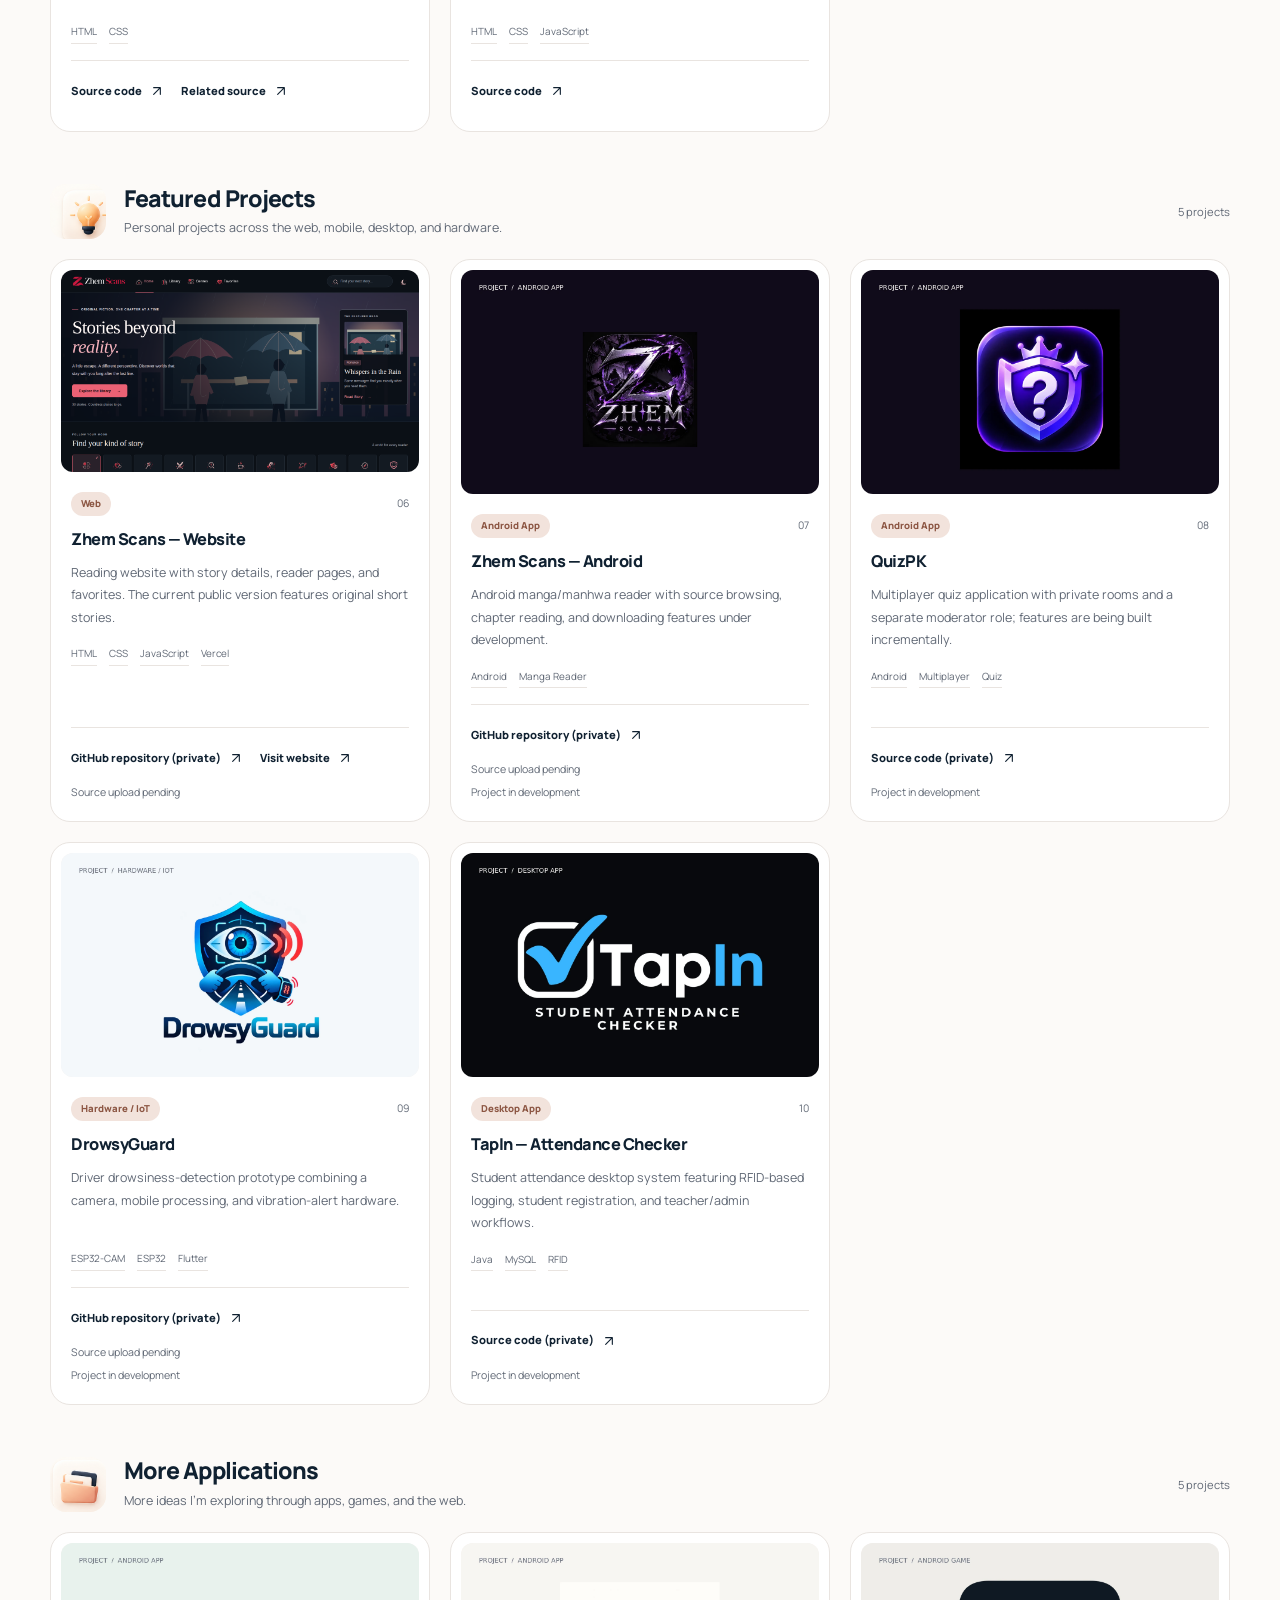
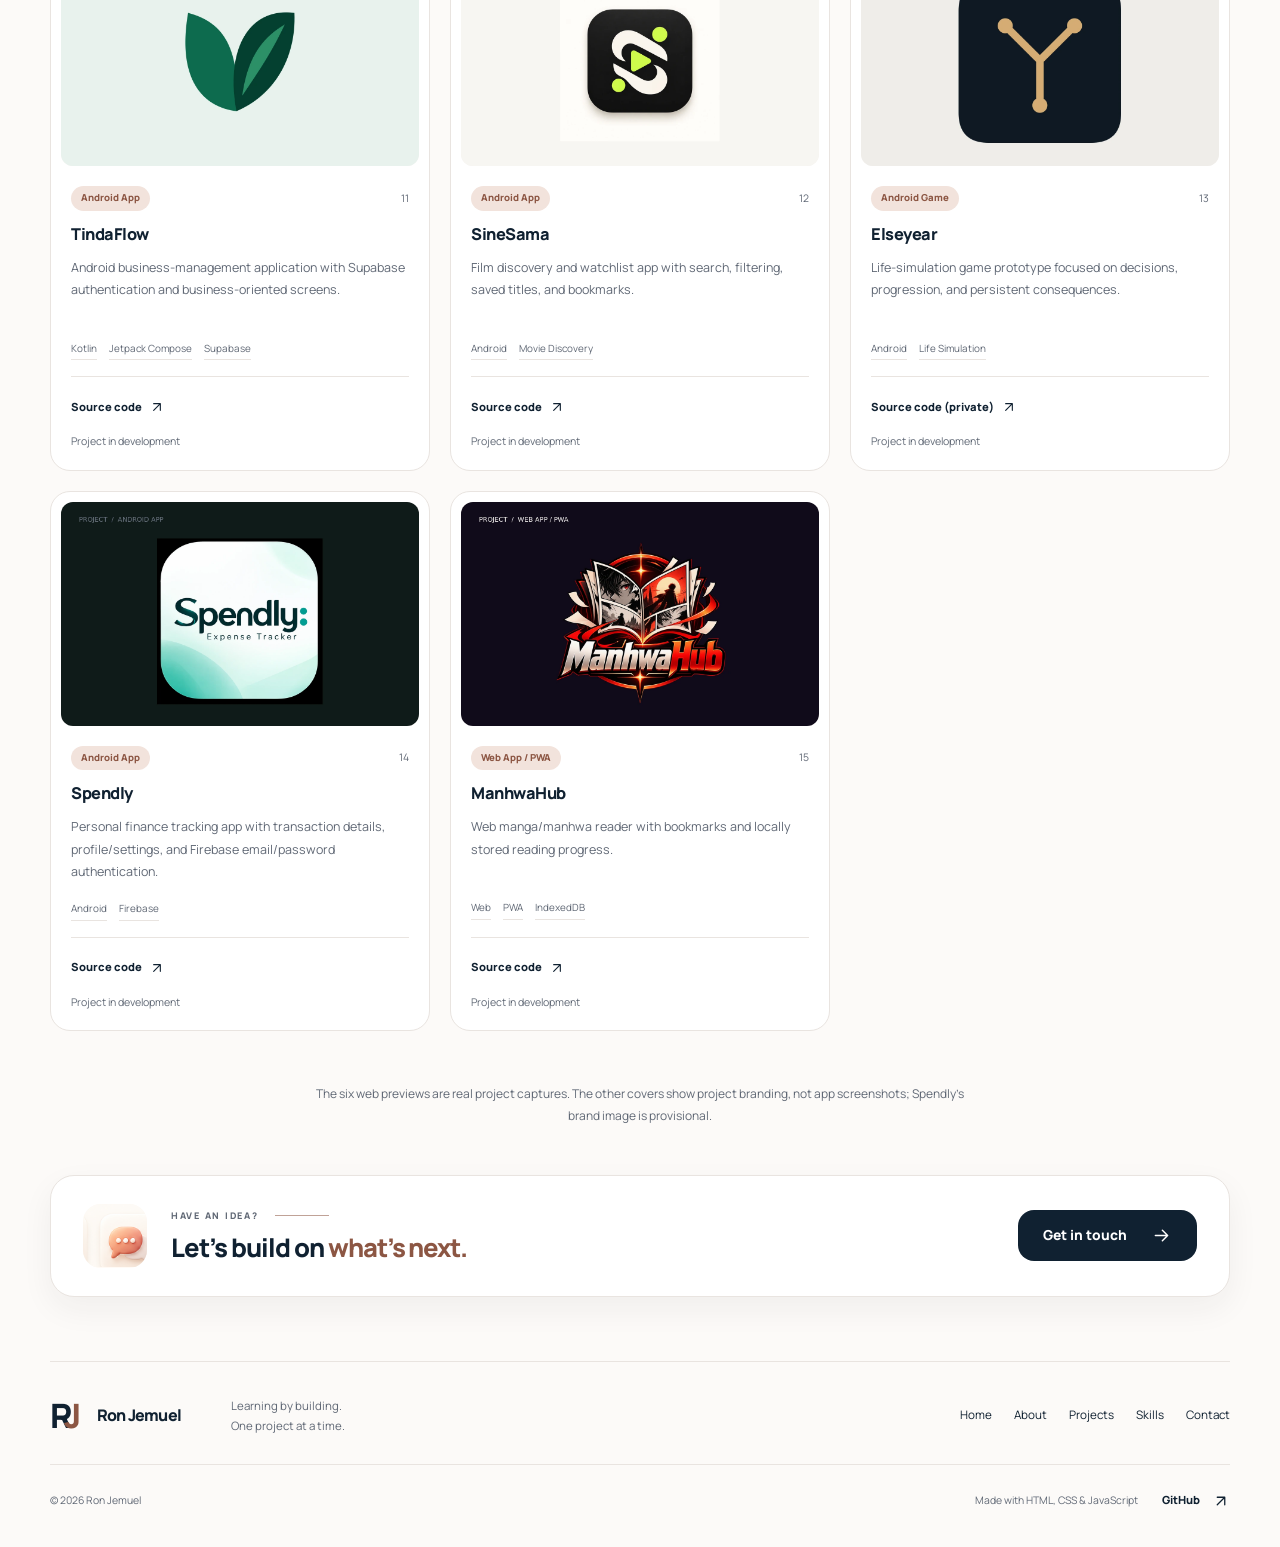
<file: projects.html>
<!doctype html>
<html lang="en">
  <head>
    <meta charset="utf-8" />
    <meta name="viewport" content="width=device-width, initial-scale=1" />
    <meta name="color-scheme" content="light" />
    <meta
      name="description"
      content="Browse all 15 of Ron Jemuel’s projects: ITE web activities, Android applications, a desktop attendance checker, a game, and an IoT prototype."
    />
    <meta name="theme-color" content="#fcfaf8" />
    <title>Projects | Ron Jemuel</title>
    <link rel="icon" href="assets/icons/png/home.png" type="image/png" />
    <link rel="stylesheet" href="style.css" />
    <script src="script.js"></script>
  </head>
  <body data-page="projects">
    <a class="skip-link" href="#main">Skip to content</a>
    <header class="site-header container">
      <a class="brand" href="index.html" aria-label="Ron Jemuel — Home"
        ><span class="monogram" aria-hidden="true">R<span>J</span></span
        ><span
          >Ron Jemuel<span class="brand-subtitle"
            >Student &amp; Developer</span
          ></span
        ></a
      >
      <nav class="primary-nav" id="primary-nav" aria-label="Main navigation">
        <a href="index.html">Home</a><a href="about.html">About</a
        ><a href="projects.html" aria-current="page">Projects</a
        ><a href="skills.html">Skills</a><a href="contact.html">Contact</a>
      </nav>
      <div class="header-actions">
        <a class="header-contact" href="contact.html"
          ><svg
            class="icon"
            viewBox="0 0 24 24"
            fill="none"
            stroke="currentColor"
            stroke-width="1.7"
            stroke-linecap="round"
            stroke-linejoin="round"
            aria-hidden="true"
          >
            <rect x="3" y="5" width="18" height="14" rx="3" />
            <path d="m4 7 8 6 8-6" /></svg
          ><span>Let’s talk</span></a
        ><button
          class="menu-toggle icon-button"
          type="button"
          aria-label="Open navigation"
          aria-controls="primary-nav"
          aria-expanded="false"
        >
          <span class="menu-lines" aria-hidden="true"></span>
        </button>
      </div>
    </header>
    <main id="main" class="container" tabindex="-1">
      <section class="projects-intro" aria-labelledby="projects-title">
        <div>
          <p class="eyebrow">
            Ideas, experiments &amp; class activities<span
              aria-hidden="true"
            ></span>
          </p>
          <h1 id="projects-title">
            Projects<br /><span class="accent">I’ve built.</span>
          </h1>
          <p class="intro">
            A collection of hands-on activities and personal projects. Each one
            is a part of my learning journey, from a first webpage to ideas I’m
            still developing.
          </p>
        </div>
        <aside class="project-intro-note">
          <span class="project-note-icon"
            ><img
              class="feature-icon"
              src="assets/icons/png/projects.png"
              alt=""
              width="176"
              height="174"
              loading="lazy"
          /></span>
          <p class="small-label">My process</p>
          <p class="process-line">
            Think it.<br />Build it.<br /><span class="accent"
              >Improve it.</span
            >
          </p>
          <span class="quiet-label">One project at a time.</span>
        </aside>
      </section>
      <div class="project-toolbar">
        <div
          class="project-filters"
          role="group"
          aria-label="Filter projects by category"
        >
          <button type="button" data-filter="all" aria-pressed="true">
            All</button
          ><button type="button" data-filter="web" aria-pressed="false">
            Web</button
          ><button type="button" data-filter="android" aria-pressed="false">
            Android App</button
          ><button type="button" data-filter="desktop" aria-pressed="false">
            Desktop App</button
          ><button type="button" data-filter="iot" aria-pressed="false">
            Hardware / IoT</button
          ><button type="button" data-filter="game" aria-pressed="false">
            Game</button
          ><button type="button" data-filter="ite" aria-pressed="false">
            ITE Activities
          </button>
        </div>
        <p
          class="filter-results"
          role="status"
          aria-live="polite"
          aria-atomic="true"
        >
          Showing all 15 projects
        </p>
      </div>
      <section
        class="project-section"
        id="ite-activities"
        aria-labelledby="ite-activities-title"
      >
        <div class="section-heading">
          <div class="heading-with-icon">
            <img
              class="feature-icon"
              src="assets/icons/png/education.png"
              alt=""
              width="176"
              height="174"
              loading="lazy"
            />
            <div>
              <h2 id="ite-activities-title">ITE Hands-on Activities</h2>
              <p>
                Class activities where I put web fundamentals into practice.
              </p>
            </div>
          </div>
          <span class="section-count">5 projects</span>
        </div>
        <div class="project-grid">
          <article
            class="project-card"
            id="first-webpage"
            data-categories="web ite"
          >
            <div class="project-visual" data-project-preview="first-webpage">
              <img
                src="assets/projects/first-webpage.png"
                alt="My First Webpage showing its introduction, photograph, and message button"
                width="1280"
                height="720"
                loading="lazy"
              />
            </div>
            <div class="project-body">
              <div class="project-meta">
                <span class="type-badge">Web</span
                ><span class="project-index">01</span>
              </div>
              <h3>My First Webpage</h3>
              <p>
                Personal introductory webpage with an image and interactive
                message button.
              </p>
              <ul
                class="project-tags"
                aria-label="Project technologies and features"
              >
                <li>HTML</li>
                <li>CSS</li>
                <li>JavaScript</li>
              </ul>
              <div class="project-links">
                <a
                  class="text-link"
                  href="https://github.com/ronjemuel/myfirstwebpage-"
                  target="_blank"
                  rel="noopener noreferrer"
                  >Source code<svg
                    class="icon"
                    viewBox="0 0 24 24"
                    fill="none"
                    stroke="currentColor"
                    stroke-width="1.7"
                    stroke-linecap="round"
                    stroke-linejoin="round"
                    aria-hidden="true"
                  >
                    <path d="M7 17 17 7M7 7h10v10" /></svg
                  ><span class="sr-only"> (opens in a new tab)</span></a
                >
              </div>
            </div>
          </article>
          <article
            class="project-card"
            id="multimedia-page"
            data-categories="web ite"
          >
            <div class="project-visual" data-project-preview="multimedia-page">
              <img
                src="assets/projects/multimedia-page.png"
                alt="My Multimedia Page showing the photo gallery and audio controls"
                width="1280"
                height="720"
                loading="lazy"
              />
            </div>
            <div class="project-body">
              <div class="project-meta">
                <span class="type-badge">Web</span
                ><span class="project-index">02</span>
              </div>
              <h3>My Multimedia Page</h3>
              <p>
                HTML multimedia page with photo gallery, audio players, and
                video content.
              </p>
              <ul
                class="project-tags"
                aria-label="Project technologies and features"
              >
                <li>HTML</li>
                <li>CSS</li>
                <li>Multimedia</li>
              </ul>
              <div class="project-links">
                <a
                  class="text-link"
                  href="https://github.com/ronjemuel/MyMultimediaPage"
                  target="_blank"
                  rel="noopener noreferrer"
                  >Source code<svg
                    class="icon"
                    viewBox="0 0 24 24"
                    fill="none"
                    stroke="currentColor"
                    stroke-width="1.7"
                    stroke-linecap="round"
                    stroke-linejoin="round"
                    aria-hidden="true"
                  >
                    <path d="M7 17 17 7M7 7h10v10" /></svg
                  ><span class="sr-only"> (opens in a new tab)</span></a
                >
              </div>
            </div>
          </article>
          <article
            class="project-card"
            id="story-collection"
            data-categories="web ite"
          >
            <div class="project-visual" data-project-preview="story-collection">
              <img
                src="assets/projects/story-collection.png"
                alt="Story Collection showing the Story Book homepage and introduction"
                width="1280"
                height="720"
                loading="lazy"
              />
            </div>
            <div class="project-body">
              <div class="project-meta">
                <span class="type-badge">Web</span
                ><span class="project-index">03</span>
              </div>
              <h3>Story Collection</h3>
              <p>
                Fantasy story gallery featuring six story cards and a
                responsive-style layout.
              </p>
              <ul
                class="project-tags"
                aria-label="Project technologies and features"
              >
                <li>HTML</li>
                <li>CSS</li>
              </ul>
              <div class="project-links">
                <a
                  class="text-link"
                  href="https://github.com/ronjemuel/StoryCollection"
                  target="_blank"
                  rel="noopener noreferrer"
                  >Source code<svg
                    class="icon"
                    viewBox="0 0 24 24"
                    fill="none"
                    stroke="currentColor"
                    stroke-width="1.7"
                    stroke-linecap="round"
                    stroke-linejoin="round"
                    aria-hidden="true"
                  >
                    <path d="M7 17 17 7M7 7h10v10" /></svg
                  ><span class="sr-only"> (opens in a new tab)</span></a
                >
              </div>
            </div>
          </article>
          <article
            class="project-card"
            id="css-transform-transition"
            data-categories="web ite"
          >
            <div
              class="project-visual"
              data-project-preview="css-transform-transition"
            >
              <img
                src="assets/projects/css-transform-transition.png"
                alt="CSS Transform and Transition activity showing before and after translation examples"
                width="1280"
                height="720"
                loading="lazy"
              />
            </div>
            <div class="project-body">
              <div class="project-meta">
                <span class="type-badge">Web</span
                ><span class="project-index">04</span>
              </div>
              <h3>CSS Transform &amp; Transition</h3>
              <p>
                Hands-on HTML/CSS pages demonstrating translation, rotation,
                scale, and skew.
              </p>
              <ul
                class="project-tags"
                aria-label="Project technologies and features"
              >
                <li>HTML</li>
                <li>CSS</li>
              </ul>
              <div class="project-links">
                <a
                  class="text-link"
                  href="https://github.com/ronjemuel/Transform-Transition"
                  target="_blank"
                  rel="noopener noreferrer"
                  >Source code<svg
                    class="icon"
                    viewBox="0 0 24 24"
                    fill="none"
                    stroke="currentColor"
                    stroke-width="1.7"
                    stroke-linecap="round"
                    stroke-linejoin="round"
                    aria-hidden="true"
                  >
                    <path d="M7 17 17 7M7 7h10v10" /></svg
                  ><span class="sr-only"> (opens in a new tab)</span></a
                ><a
                  class="text-link"
                  href="https://github.com/ronjemuel/css-transform"
                  target="_blank"
                  rel="noopener noreferrer"
                  >Related source<svg
                    class="icon"
                    viewBox="0 0 24 24"
                    fill="none"
                    stroke="currentColor"
                    stroke-width="1.7"
                    stroke-linecap="round"
                    stroke-linejoin="round"
                    aria-hidden="true"
                  >
                    <path d="M7 17 17 7M7 7h10v10" /></svg
                  ><span class="sr-only"> (opens in a new tab)</span></a
                >
              </div>
            </div>
          </article>
          <article
            class="project-card"
            id="teachers-month"
            data-categories="web ite"
          >
            <div class="project-visual" data-project-preview="teachers-month">
              <img
                src="assets/projects/teachers-month.png"
                alt="Happy Teachers’ Month website showing its opening envelope and welcome message"
                width="1280"
                height="720"
                loading="lazy"
              />
            </div>
            <div class="project-body">
              <div class="project-meta">
                <span class="type-badge">Web</span
                ><span class="project-index">05</span>
              </div>
              <h3>Happy Teachers’ Month</h3>
              <p>
                Interactive teacher appreciation website with letter, music,
                photos, and gift-opening flows.
              </p>
              <ul
                class="project-tags"
                aria-label="Project technologies and features"
              >
                <li>HTML</li>
                <li>CSS</li>
                <li>JavaScript</li>
              </ul>
              <div class="project-links">
                <a
                  class="text-link"
                  href="https://github.com/ronjemuel/HAPPY-TEACHERS-MONTH"
                  target="_blank"
                  rel="noopener noreferrer"
                  >Source code<svg
                    class="icon"
                    viewBox="0 0 24 24"
                    fill="none"
                    stroke="currentColor"
                    stroke-width="1.7"
                    stroke-linecap="round"
                    stroke-linejoin="round"
                    aria-hidden="true"
                  >
                    <path d="M7 17 17 7M7 7h10v10" /></svg
                  ><span class="sr-only"> (opens in a new tab)</span></a
                >
              </div>
            </div>
          </article>
        </div>
      </section>
      <section
        class="project-section"
        id="featured-projects"
        aria-labelledby="featured-projects-title"
      >
        <div class="section-heading">
          <div class="heading-with-icon">
            <img
              class="feature-icon"
              src="assets/icons/png/idea-solution.png"
              alt=""
              width="176"
              height="174"
              loading="lazy"
            />
            <div>
              <h2 id="featured-projects-title">Featured Projects</h2>
              <p>
                Personal projects across the web, mobile, desktop, and hardware.
              </p>
            </div>
          </div>
          <span class="section-count">5 projects</span>
        </div>
        <div class="project-grid">
          <article
            class="project-card"
            id="zhem-scans-website"
            data-categories="web"
          >
            <div
              class="project-visual"
              data-project-preview="zhem-scans-website"
            >
              <img
                src="assets/projects/zhem-scans-website.png"
                alt="Current Zhem Scans website showing its Stories beyond reality homepage and featured short story"
                width="1280"
                height="720"
                loading="lazy"
              />
            </div>
            <div class="project-body">
              <div class="project-meta">
                <span class="type-badge">Web</span
                ><span class="project-index">06</span>
              </div>
              <h3>Zhem Scans — Website</h3>
              <p>
                Reading website with story details, reader pages, and favorites.
                The current public version features original short stories.
              </p>
              <ul
                class="project-tags"
                aria-label="Project technologies and features"
              >
                <li>HTML</li>
                <li>CSS</li>
                <li>JavaScript</li>
                <li>Vercel</li>
              </ul>
              <div class="project-links">
                <a class="text-link" href="https://github.com/ronjemuel/Zhem-Scans" target="_blank" rel="noopener noreferrer">GitHub repository (private)<svg class="icon" viewBox="0 0 24 24" fill="none" stroke="currentColor" stroke-width="1.7" stroke-linecap="round" stroke-linejoin="round" aria-hidden="true"><path d="M7 17 17 7M7 7h10v10" /></svg><span class="sr-only"> (opens in a new tab; repository access required)</span></a>
                <span class="quiet-label project-status">Source upload pending</span>
                <a
                  class="text-link"
                  href="https://zhem-scans.vercel.app"
                  target="_blank"
                  rel="noopener noreferrer"
                  >Visit website<svg
                    class="icon"
                    viewBox="0 0 24 24"
                    fill="none"
                    stroke="currentColor"
                    stroke-width="1.7"
                    stroke-linecap="round"
                    stroke-linejoin="round"
                    aria-hidden="true"
                  >
                    <path d="M7 17 17 7M7 7h10v10" /></svg
                  ><span class="sr-only"> (opens in a new tab)</span></a
                >
              </div>
            </div>
          </article>
          <article
            class="project-card"
            id="zhem-scans-android"
            data-categories="android"
          >
            <div class="project-visual project-cover" data-project-preview="zhem-scans-android">
              <img src="assets/project-covers/zhem-scans-android.webp" alt="Project brand cover for Zhem Scans — Android" width="1200" height="750" loading="lazy" />
            </div>
            <div class="project-body">
              <div class="project-meta">
                <span class="type-badge">Android App</span
                ><span class="project-index">07</span>
              </div>
              <h3>Zhem Scans — Android</h3>
              <p>
                Android manga/manhwa reader with source browsing, chapter
                reading, and downloading features under development.
              </p>
              <ul
                class="project-tags"
                aria-label="Project technologies and features"
              >
                <li>Android</li>
                <li>Manga Reader</li>
              </ul>
              <div class="project-links">
                <a class="text-link" href="https://github.com/ronjemuel/Zhem-Scans" target="_blank" rel="noopener noreferrer">GitHub repository (private)<svg class="icon" viewBox="0 0 24 24" fill="none" stroke="currentColor" stroke-width="1.7" stroke-linecap="round" stroke-linejoin="round" aria-hidden="true"><path d="M7 17 17 7M7 7h10v10" /></svg><span class="sr-only"> (opens in a new tab; repository access required)</span></a>
                <span class="quiet-label project-status">Source upload pending</span>
                <span class="quiet-label project-status">Project in development</span>
              </div>
            </div>
          </article>
          <article class="project-card" id="quizpk" data-categories="android">
            <div class="project-visual project-cover" data-project-preview="quizpk">
              <img src="assets/project-covers/quizpk.webp" alt="Project brand cover for QuizPK" width="1200" height="750" loading="lazy" />
            </div>
            <div class="project-body">
              <div class="project-meta">
                <span class="type-badge">Android App</span
                ><span class="project-index">08</span>
              </div>
              <h3>QuizPK</h3>
              <p>
                Multiplayer quiz application with private rooms and a separate
                moderator role; features are being built incrementally.
              </p>
              <ul
                class="project-tags"
                aria-label="Project technologies and features"
              >
                <li>Android</li>
                <li>Multiplayer</li>
                <li>Quiz</li>
              </ul>
              <div class="project-links">
                <a class="text-link" href="https://github.com/ronjemuel/QuizPK" target="_blank" rel="noopener noreferrer">Source code (private)<svg class="icon" viewBox="0 0 24 24" fill="none" stroke="currentColor" stroke-width="1.7" stroke-linecap="round" stroke-linejoin="round" aria-hidden="true"><path d="M7 17 17 7M7 7h10v10" /></svg><span class="sr-only"> (opens in a new tab; repository access required)</span></a>
                <span class="quiet-label project-status">Project in development</span>
              </div>
            </div>
          </article>
          <article class="project-card" id="drowsyguard" data-categories="iot">
            <div class="project-visual project-cover" data-project-preview="drowsyguard">
              <img src="assets/project-covers/drowsyguard.webp" alt="Project brand cover for DrowsyGuard" width="1200" height="750" loading="lazy" />
            </div>
            <div class="project-body">
              <div class="project-meta">
                <span class="type-badge">Hardware / IoT</span
                ><span class="project-index">09</span>
              </div>
              <h3>DrowsyGuard</h3>
              <p>
                Driver drowsiness-detection prototype combining a camera, mobile
                processing, and vibration-alert hardware.
              </p>
              <ul
                class="project-tags"
                aria-label="Project technologies and features"
              >
                <li>ESP32-CAM</li>
                <li>ESP32</li>
                <li>Flutter</li>
              </ul>
              <div class="project-links">
                <a class="text-link" href="https://github.com/ronjemuel/DrowsyGuard-Detector" target="_blank" rel="noopener noreferrer">GitHub repository (private)<svg class="icon" viewBox="0 0 24 24" fill="none" stroke="currentColor" stroke-width="1.7" stroke-linecap="round" stroke-linejoin="round" aria-hidden="true"><path d="M7 17 17 7M7 7h10v10" /></svg><span class="sr-only"> (opens in a new tab; repository access required)</span></a>
                <span class="quiet-label project-status">Source upload pending</span>
                <span class="quiet-label project-status">Project in development</span>
              </div>
            </div>
          </article>
          <article class="project-card" id="tapin" data-categories="desktop">
            <div class="project-visual project-cover" data-project-preview="tapin">
              <img src="assets/project-covers/tapin.webp" alt="Project brand cover for TapIn — Attendance Checker" width="1200" height="750" loading="lazy" />
            </div>
            <div class="project-body">
              <div class="project-meta">
                <span class="type-badge">Desktop App</span
                ><span class="project-index">10</span>
              </div>
              <h3>TapIn — Attendance Checker</h3>
              <p>
                Student attendance desktop system featuring RFID-based logging,
                student registration, and teacher/admin workflows.
              </p>
              <ul
                class="project-tags"
                aria-label="Project technologies and features"
              >
                <li>Java</li>
                <li>MySQL</li>
                <li>RFID</li>
              </ul>
              <div class="project-links">
                <a class="text-link" href="https://github.com/ronjemuel/TapIn" target="_blank" rel="noopener noreferrer">Source code (private)<svg class="icon" viewBox="0 0 24 24" fill="none" stroke="currentColor" stroke-width="1.7" stroke-linecap="round" stroke-linejoin="round" aria-hidden="true"><path d="M7 17 17 7M7 7h10v10" /></svg><span class="sr-only"> (opens in a new tab; repository access required)</span></a>
                <span class="quiet-label project-status">Project in development</span>
              </div>
            </div>
          </article>
        </div>
      </section>
      <section
        class="project-section"
        id="more-applications"
        aria-labelledby="more-applications-title"
      >
        <div class="section-heading">
          <div class="heading-with-icon">
            <img
              class="feature-icon"
              src="assets/icons/png/projects.png"
              alt=""
              width="176"
              height="174"
              loading="lazy"
            />
            <div>
              <h2 id="more-applications-title">More Applications</h2>
              <p>More ideas I’m exploring through apps, games, and the web.</p>
            </div>
          </div>
          <span class="section-count">5 projects</span>
        </div>
        <div class="project-grid">
          <article
            class="project-card"
            id="tindaflow"
            data-categories="android"
          >
            <div class="project-visual project-cover" data-project-preview="tindaflow">
              <img src="assets/project-covers/tindaflow.webp" alt="Project brand cover for TindaFlow" width="1200" height="750" loading="lazy" />
            </div>
            <div class="project-body">
              <div class="project-meta">
                <span class="type-badge">Android App</span
                ><span class="project-index">11</span>
              </div>
              <h3>TindaFlow</h3>
              <p>
                Android business-management application with Supabase
                authentication and business-oriented screens.
              </p>
              <ul
                class="project-tags"
                aria-label="Project technologies and features"
              >
                <li>Kotlin</li>
                <li>Jetpack Compose</li>
                <li>Supabase</li>
              </ul>
              <div class="project-links">
                <a class="text-link" href="https://github.com/ronjemuel/TindaFlow" target="_blank" rel="noopener noreferrer">Source code<svg class="icon" viewBox="0 0 24 24" fill="none" stroke="currentColor" stroke-width="1.7" stroke-linecap="round" stroke-linejoin="round" aria-hidden="true"><path d="M7 17 17 7M7 7h10v10" /></svg><span class="sr-only"> (opens in a new tab)</span></a>
                <span class="quiet-label project-status">Project in development</span>
              </div>
            </div>
          </article>
          <article class="project-card" id="sinesama" data-categories="android">
            <div class="project-visual project-cover" data-project-preview="sinesama">
              <img src="assets/project-covers/sinesama.webp" alt="Project brand cover for SineSama" width="1200" height="750" loading="lazy" />
            </div>
            <div class="project-body">
              <div class="project-meta">
                <span class="type-badge">Android App</span
                ><span class="project-index">12</span>
              </div>
              <h3>SineSama</h3>
              <p>
                Film discovery and watchlist app with search, filtering, saved
                titles, and bookmarks.
              </p>
              <ul
                class="project-tags"
                aria-label="Project technologies and features"
              >
                <li>Android</li>
                <li>Movie Discovery</li>
              </ul>
              <div class="project-links">
                <a class="text-link" href="https://github.com/ronjemuel/SineSama" target="_blank" rel="noopener noreferrer">Source code<svg class="icon" viewBox="0 0 24 24" fill="none" stroke="currentColor" stroke-width="1.7" stroke-linecap="round" stroke-linejoin="round" aria-hidden="true"><path d="M7 17 17 7M7 7h10v10" /></svg><span class="sr-only"> (opens in a new tab)</span></a>
                <span class="quiet-label project-status">Project in development</span>
              </div>
            </div>
          </article>
          <article
            class="project-card"
            id="elseyear"
            data-categories="android game"
          >
            <div class="project-visual project-cover" data-project-preview="elseyear">
              <img src="assets/project-covers/elseyear.webp" alt="Project brand cover for Elseyear" width="1200" height="750" loading="lazy" />
            </div>
            <div class="project-body">
              <div class="project-meta">
                <span class="type-badge">Android Game</span
                ><span class="project-index">13</span>
              </div>
              <h3>Elseyear</h3>
              <p>
                Life-simulation game prototype focused on decisions,
                progression, and persistent consequences.
              </p>
              <ul
                class="project-tags"
                aria-label="Project technologies and features"
              >
                <li>Android</li>
                <li>Life Simulation</li>
              </ul>
              <div class="project-links">
                <a class="text-link" href="https://github.com/ronjemuel/Elseyear" target="_blank" rel="noopener noreferrer">Source code (private)<svg class="icon" viewBox="0 0 24 24" fill="none" stroke="currentColor" stroke-width="1.7" stroke-linecap="round" stroke-linejoin="round" aria-hidden="true"><path d="M7 17 17 7M7 7h10v10" /></svg><span class="sr-only"> (opens in a new tab; repository access required)</span></a>
                <span class="quiet-label project-status">Project in development</span>
              </div>
            </div>
          </article>
          <article class="project-card" id="spendly" data-categories="android">
            <div class="project-visual project-cover" data-project-preview="spendly">
              <img src="assets/project-covers/spendly.webp" alt="Provisional brand cover for Spendly; app icon not verified" width="1200" height="750" loading="lazy" />
            </div>
            <div class="project-body">
              <div class="project-meta">
                <span class="type-badge">Android App</span
                ><span class="project-index">14</span>
              </div>
              <h3>Spendly</h3>
              <p>
                Personal finance tracking app with transaction details,
                profile/settings, and Firebase email/password authentication.
              </p>
              <ul
                class="project-tags"
                aria-label="Project technologies and features"
              >
                <li>Android</li>
                <li>Firebase</li>
              </ul>
              <div class="project-links">
                <a class="text-link" href="https://github.com/ronjemuel/Spendly" target="_blank" rel="noopener noreferrer">Source code<svg class="icon" viewBox="0 0 24 24" fill="none" stroke="currentColor" stroke-width="1.7" stroke-linecap="round" stroke-linejoin="round" aria-hidden="true"><path d="M7 17 17 7M7 7h10v10" /></svg><span class="sr-only"> (opens in a new tab)</span></a>
                <span class="quiet-label project-status">Project in development</span>
              </div>
            </div>
          </article>
          <article class="project-card" id="manhwahub" data-categories="web">
            <div class="project-visual project-cover" data-project-preview="manhwahub">
              <img src="assets/project-covers/manhwahub.webp" alt="Project brand cover for ManhwaHub" width="1200" height="750" loading="lazy" />
            </div>
            <div class="project-body">
              <div class="project-meta">
                <span class="type-badge">Web App / PWA</span
                ><span class="project-index">15</span>
              </div>
              <h3>ManhwaHub</h3>
              <p>
                Web manga/manhwa reader with bookmarks and locally stored
                reading progress.
              </p>
              <ul
                class="project-tags"
                aria-label="Project technologies and features"
              >
                <li>Web</li>
                <li>PWA</li>
                <li>IndexedDB</li>
              </ul>
              <div class="project-links">
                <a class="text-link" href="https://github.com/ronjemuel/ManhwaHub" target="_blank" rel="noopener noreferrer">Source code<svg class="icon" viewBox="0 0 24 24" fill="none" stroke="currentColor" stroke-width="1.7" stroke-linecap="round" stroke-linejoin="round" aria-hidden="true"><path d="M7 17 17 7M7 7h10v10" /></svg><span class="sr-only"> (opens in a new tab)</span></a>
                <span class="quiet-label project-status">Project in development</span>
              </div>
            </div>
          </article>
        </div>
      </section>
      <div class="empty-state panel" hidden>
        <h2>No projects in this category.</h2>
        <p>Try another category to explore my work.</p>
        <button class="button button-primary" type="button" data-reset-filter>
          Show all projects
        </button>
      </div>
      <p class="preview-disclosure">
        The six web previews are real project captures. The other covers show
        project branding, not app screenshots; Spendly’s brand image is provisional.
      </p>
      <section class="closing-banner" aria-labelledby="next-title">
        <div class="banner-icon">
          <img
            class="feature-icon"
            src="assets/icons/png/message-chat.png"
            alt=""
            width="176"
            height="174"
            loading="lazy"
          />
        </div>
        <div>
          <p class="eyebrow">Have an idea?<span aria-hidden="true"></span></p>
          <h2 id="next-title">
            Let’s build on <span class="accent">what’s next.</span>
          </h2>
        </div>
        <a class="button button-primary" href="contact.html"
          >Get in touch<svg
            class="icon"
            viewBox="0 0 24 24"
            fill="none"
            stroke="currentColor"
            stroke-width="1.7"
            stroke-linecap="round"
            stroke-linejoin="round"
            aria-hidden="true"
          >
            <path d="M5 12h14m-6-6 6 6-6 6" /></svg
        ></a>
      </section>
    </main>
    <footer class="site-footer container">
      <div class="footer-top">
        <a class="brand footer-brand" href="index.html"
          ><span class="monogram" aria-hidden="true">R<span>J</span></span
          ><span>Ron Jemuel</span></a
        >
        <p>Learning by building.<br />One project at a time.</p>
        <nav aria-label="Footer navigation">
          <a href="index.html">Home</a><a href="about.html">About</a
          ><a href="projects.html">Projects</a><a href="skills.html">Skills</a
          ><a href="contact.html">Contact</a>
        </nav>
      </div>
      <div class="footer-bottom">
        <p>© 2026 Ron Jemuel</p>
        <p>Made with HTML, CSS &amp; JavaScript</p>
        <a
          class="text-link"
          href="https://github.com/ronjemuel"
          target="_blank"
          rel="noopener noreferrer"
          >GitHub<svg
            class="icon"
            viewBox="0 0 24 24"
            fill="none"
            stroke="currentColor"
            stroke-width="1.7"
            stroke-linecap="round"
            stroke-linejoin="round"
            aria-hidden="true"
          >
            <path d="M7 17 17 7M7 7h10v10" /></svg
          ><span class="sr-only"> (opens in a new tab)</span></a
        >
      </div>
    </footer>
    <button
      class="back-to-top icon-button"
      type="button"
      aria-label="Back to top"
      hidden
    >
      <svg
        class="icon"
        viewBox="0 0 24 24"
        fill="none"
        stroke="currentColor"
        stroke-width="1.7"
        stroke-linecap="round"
        stroke-linejoin="round"
        aria-hidden="true"
      >
        <path d="M12 19V5m-6 6 6-6 6 6" />
      </svg>
    </button>
  </body>
</html>
</file>
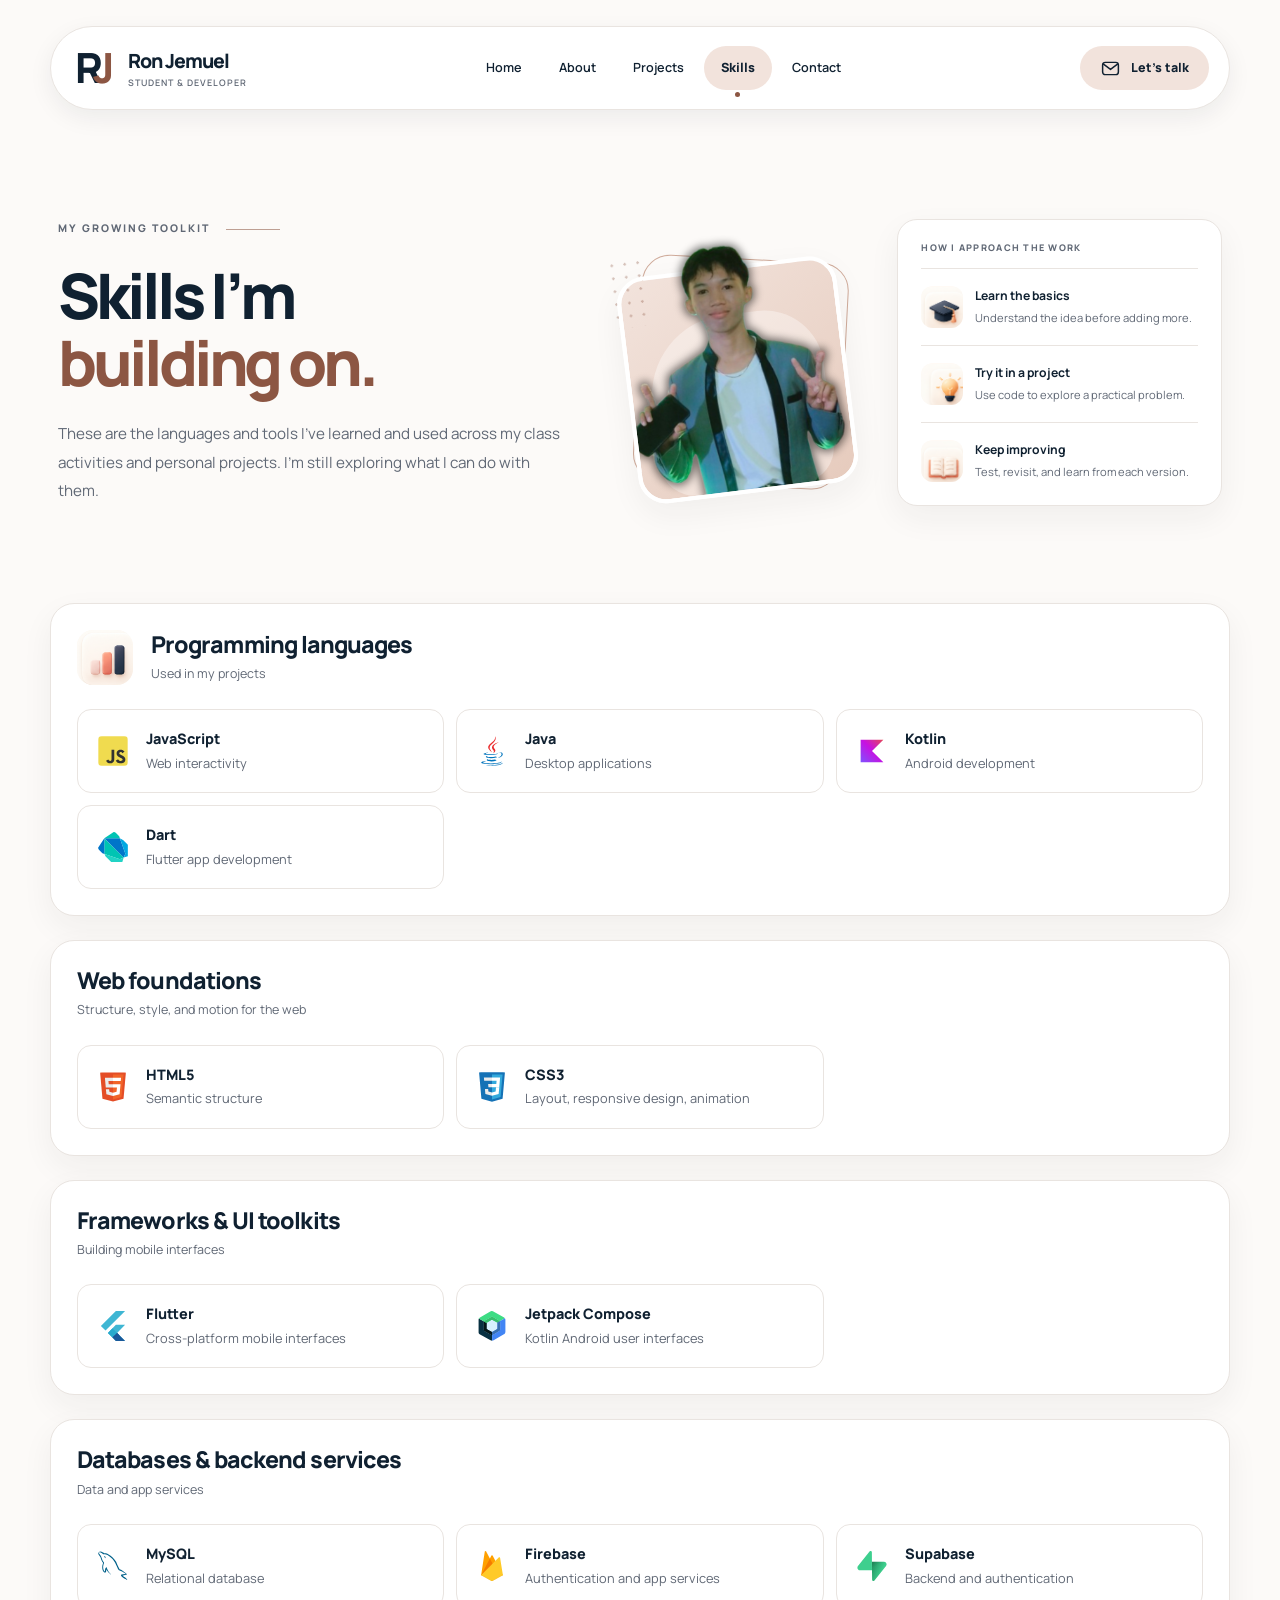
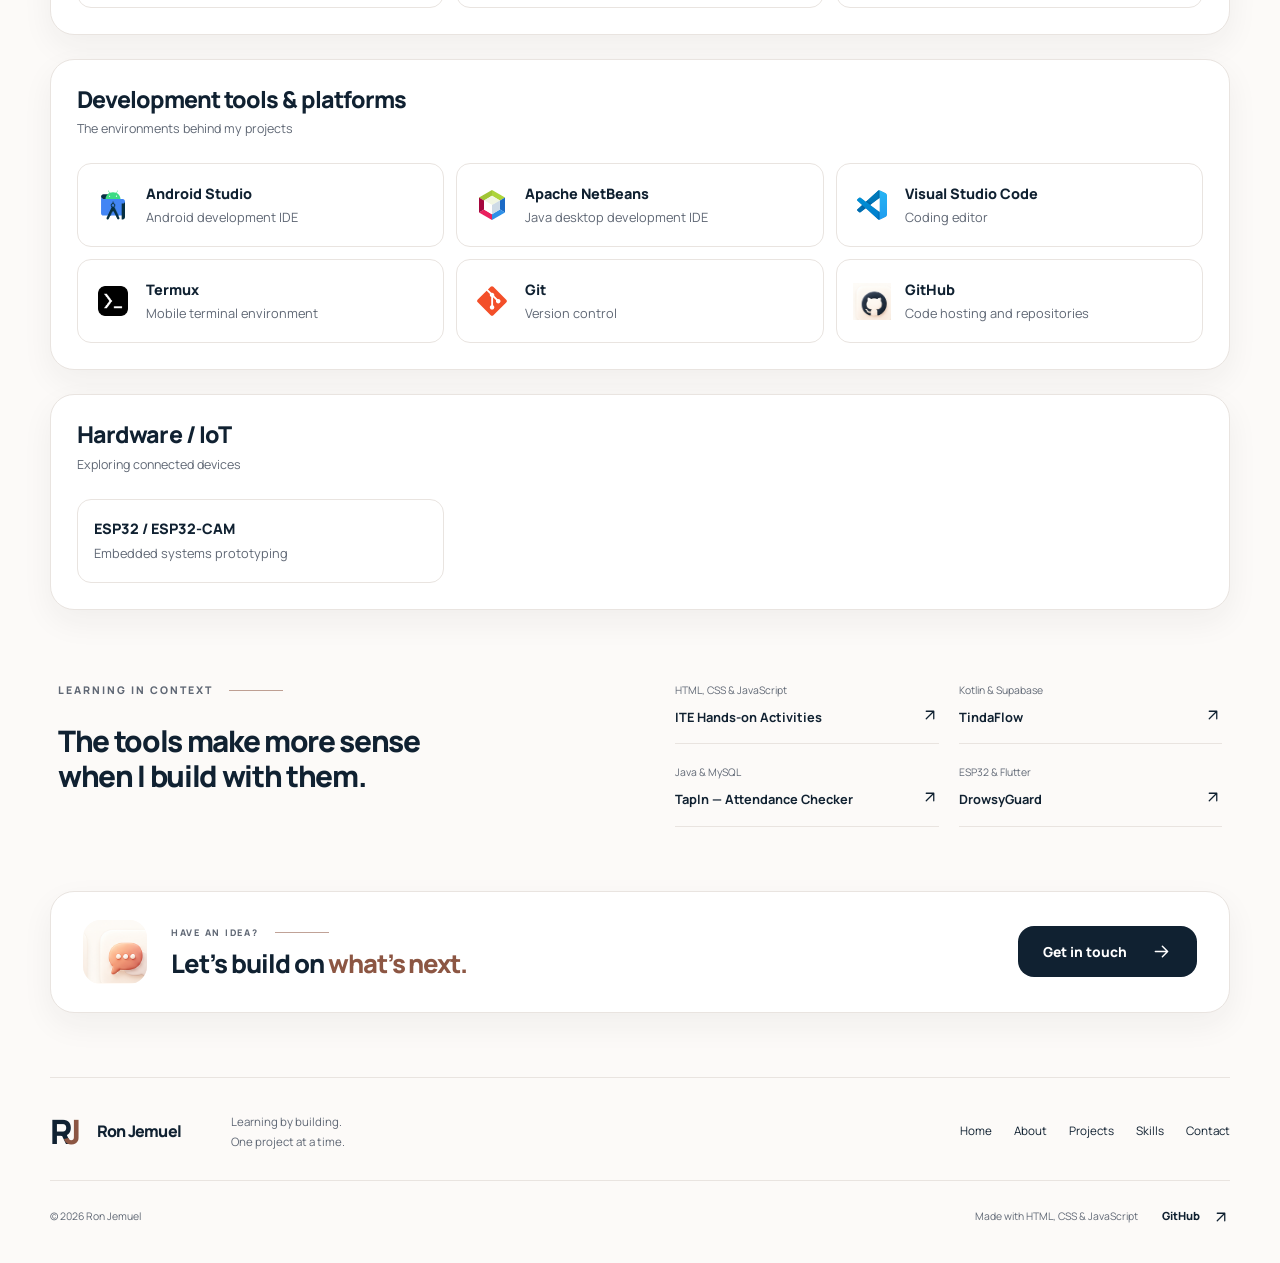
<file: skills.html>
<!doctype html>
<html lang="en">
  <head>
    <meta charset="utf-8" />
    <meta name="viewport" content="width=device-width, initial-scale=1" />
    <meta name="color-scheme" content="light" />
    <meta
      name="description"
      content="Explore the languages and tools Ron Jemuel has learned and used, including HTML, CSS, JavaScript, Java, Kotlin, Flutter, databases, and IoT."
    />
    <meta name="theme-color" content="#fcfaf8" />
    <title>Skills | Ron Jemuel</title>
    <link rel="icon" href="assets/icons/png/home.png" type="image/png" />
    <link rel="stylesheet" href="style.css" />
    <script src="script.js"></script>
  </head>
  <body data-page="skills">
    <a class="skip-link" href="#main">Skip to content</a>
    <header class="site-header container">
      <a class="brand" href="index.html" aria-label="Ron Jemuel — Home"
        ><span class="monogram" aria-hidden="true">R<span>J</span></span
        ><span
          >Ron Jemuel<span class="brand-subtitle"
            >Student &amp; Developer</span
          ></span
        ></a
      >
      <nav class="primary-nav" id="primary-nav" aria-label="Main navigation">
        <a href="index.html">Home</a><a href="about.html">About</a
        ><a href="projects.html">Projects</a
        ><a href="skills.html" aria-current="page">Skills</a
        ><a href="contact.html">Contact</a>
      </nav>
      <div class="header-actions">
        <a class="header-contact" href="contact.html"
          ><svg
            class="icon"
            viewBox="0 0 24 24"
            fill="none"
            stroke="currentColor"
            stroke-width="1.7"
            stroke-linecap="round"
            stroke-linejoin="round"
            aria-hidden="true"
          >
            <rect x="3" y="5" width="18" height="14" rx="3" />
            <path d="m4 7 8 6 8-6" /></svg
          ><span>Let’s talk</span></a
        ><button
          class="menu-toggle icon-button"
          type="button"
          aria-label="Open navigation"
          aria-controls="primary-nav"
          aria-expanded="false"
        >
          <span class="menu-lines" aria-hidden="true"></span>
        </button>
      </div>
    </header>
    <main id="main" class="container" tabindex="-1">
      <section class="skills-hero" aria-labelledby="skills-title">
        <div>
          <p class="eyebrow">
            My growing toolkit<span aria-hidden="true"></span>
          </p>
          <h1 id="skills-title">
            Skills I’m<br /><span class="accent">building on.</span>
          </h1>
          <p class="intro">
            These are the languages and tools I’ve learned and used across my
            class activities and personal projects. I’m still exploring what I
            can do with them.
          </p>
        </div>
        <figure class="portrait skills-portrait">
          <div class="portrait-frame">
            <div class="portrait-backdrop" aria-hidden="true"></div>
            <span class="portrait-dots" aria-hidden="true"></span>
            <div class="portrait-photo">
              <div class="portrait-cutout">
                <img
                  class="profile-image"
                  src="assets/images/profile_replace.png"
                  alt="Ron Jemuel in a suit, holding a phone and making a peace sign"
                  width="674"
                  height="622"
                  fetchpriority="high"
                />
              </div>
            </div>
          </div>
        </figure>
        <aside class="learning-aside panel" aria-labelledby="approach-title">
          <h2 id="approach-title" class="small-label">
            How I approach the work
          </h2>
          <div>
            <img
              class="feature-icon"
              src="assets/icons/png/education.png"
              alt=""
              width="176"
              height="174"
              loading="lazy"
            /><span
              ><strong>Learn the basics</strong
              ><small>Understand the idea before adding more.</small></span
            >
          </div>
          <div>
            <img
              class="feature-icon"
              src="assets/icons/png/idea-solution.png"
              alt=""
              width="176"
              height="174"
              loading="lazy"
            /><span
              ><strong>Try it in a project</strong
              ><small>Use code to explore a practical problem.</small></span
            >
          </div>
          <div>
            <img
              class="feature-icon"
              src="assets/icons/png/learning.png"
              alt=""
              width="176"
              height="174"
              loading="lazy"
            /><span
              ><strong>Keep improving</strong
              ><small>Test, revisit, and learn from each version.</small></span
            >
          </div>
        </aside>
      </section>
      <section class="skill-section panel" id="languages" aria-labelledby="languages-title">
        <div class="section-heading">
          <div class="heading-with-icon">
            <img class="feature-icon" src="assets/icons/png/skills.png" alt="" width="176" height="174" loading="lazy" />
            <div>
              <h2 id="languages-title">Programming languages</h2>
              <p>Used in my projects</p>
            </div>
          </div>
        </div>
        <ul class="skill-tiles">
          <li>
            <img class="skill-logo" src="assets/icons/technologies/javascript.svg" alt="" width="38" height="38" loading="lazy" />
            <span><strong>JavaScript</strong><small>Web interactivity</small></span>
          </li>
          <li>
            <img class="skill-logo" src="assets/icons/technologies/java.svg" alt="" width="38" height="38" loading="lazy" />
            <span><strong>Java</strong><small>Desktop applications</small></span>
          </li>
          <li>
            <img class="skill-logo" src="assets/icons/technologies/kotlin.svg" alt="" width="38" height="38" loading="lazy" />
            <span><strong>Kotlin</strong><small>Android development</small></span>
          </li>
          <li>
            <img class="skill-logo" src="assets/icons/technologies/dart.svg" alt="" width="38" height="38" loading="lazy" />
            <span><strong>Dart</strong><small>Flutter app development</small></span>
          </li>
        </ul>
      </section>
      <section class="skill-section panel" id="web-foundations" aria-labelledby="web-foundations-title">
        <div class="section-heading">
          <div class="heading-with-icon">
            <div>
              <h2 id="web-foundations-title">Web foundations</h2>
              <p>Structure, style, and motion for the web</p>
            </div>
          </div>
        </div>
        <ul class="skill-tiles">
          <li>
            <img class="skill-logo" src="assets/icons/technologies/html5.svg" alt="" width="38" height="38" loading="lazy" />
            <span><strong>HTML5</strong><small>Semantic structure</small></span>
          </li>
          <li>
            <img class="skill-logo" src="assets/icons/technologies/css3.svg" alt="" width="38" height="38" loading="lazy" />
            <span><strong>CSS3</strong><small>Layout, responsive design, animation</small></span>
          </li>
        </ul>
      </section>
      <section class="skill-section panel" id="frameworks" aria-labelledby="frameworks-title">
        <div class="section-heading">
          <div class="heading-with-icon">
            <div>
              <h2 id="frameworks-title">Frameworks &amp; UI toolkits</h2>
              <p>Building mobile interfaces</p>
            </div>
          </div>
        </div>
        <ul class="skill-tiles">
          <li>
            <img class="skill-logo" src="assets/icons/technologies/flutter.svg" alt="" width="38" height="38" loading="lazy" />
            <span><strong>Flutter</strong><small>Cross-platform mobile interfaces</small></span>
          </li>
          <li>
            <img class="skill-logo" src="assets/icons/technologies/jetpackcompose.svg" alt="" width="38" height="38" loading="lazy" />
            <span><strong>Jetpack Compose</strong><small>Kotlin Android user interfaces</small></span>
          </li>
        </ul>
      </section>
      <section class="skill-section panel" id="databases" aria-labelledby="databases-title">
        <div class="section-heading">
          <div class="heading-with-icon">
            <div>
              <h2 id="databases-title">Databases &amp; backend services</h2>
              <p>Data and app services</p>
            </div>
          </div>
        </div>
        <ul class="skill-tiles">
          <li>
            <img class="skill-logo" src="assets/icons/technologies/mysql.svg" alt="" width="38" height="38" loading="lazy" />
            <span><strong>MySQL</strong><small>Relational database</small></span>
          </li>
          <li>
            <img class="skill-logo" src="assets/icons/technologies/firebase.svg" alt="" width="38" height="38" loading="lazy" />
            <span><strong>Firebase</strong><small>Authentication and app services</small></span>
          </li>
          <li>
            <img class="skill-logo" src="assets/icons/technologies/supabase.svg" alt="" width="38" height="38" loading="lazy" />
            <span><strong>Supabase</strong><small>Backend and authentication</small></span>
          </li>
        </ul>
      </section>
      <section class="skill-section panel" id="tools" aria-labelledby="tools-title">
        <div class="section-heading">
          <div class="heading-with-icon">
            <div>
              <h2 id="tools-title">Development tools &amp; platforms</h2>
              <p>The environments behind my projects</p>
            </div>
          </div>
        </div>
        <ul class="skill-tiles">
          <li>
            <img class="skill-logo" src="assets/icons/technologies/androidstudio.svg" alt="" width="38" height="38" loading="lazy" />
            <span><strong>Android Studio</strong><small>Android development IDE</small></span>
          </li>
          <li>
            <img class="skill-logo" src="assets/icons/technologies/netbeans.svg" alt="" width="38" height="38" loading="lazy" />
            <span><strong>Apache NetBeans</strong><small>Java desktop development IDE</small></span>
          </li>
          <li>
            <img class="skill-logo" src="assets/icons/technologies/vscode.svg" alt="" width="38" height="38" loading="lazy" />
            <span><strong>Visual Studio Code</strong><small>Coding editor</small></span>
          </li>
          <li>
            <img class="skill-logo" src="assets/icons/technologies/termux.png" alt="" width="38" height="38" loading="lazy" />
            <span><strong>Termux</strong><small>Mobile terminal environment</small></span>
          </li>
          <li>
            <img class="skill-logo" src="assets/icons/technologies/git.svg" alt="" width="38" height="38" loading="lazy" />
            <span><strong>Git</strong><small>Version control</small></span>
          </li>
          <li>
            <img class="skill-logo" src="assets/icons/png/github.png" alt="" width="38" height="38" loading="lazy" />
            <span><strong>GitHub</strong><small>Code hosting and repositories</small></span>
          </li>
        </ul>
      </section>
      <section class="skill-section panel" id="hardware" aria-labelledby="hardware-title">
        <div class="section-heading">
          <div class="heading-with-icon">
            <div>
              <h2 id="hardware-title">Hardware / IoT</h2>
              <p>Exploring connected devices</p>
            </div>
          </div>
        </div>
        <ul class="skill-tiles">
          <li>
            <span><strong>ESP32 / ESP32-CAM</strong><small>Embedded systems prototyping</small></span>
          </li>
        </ul>
      </section>
      <section class="skills-context" aria-labelledby="context-title">
        <div>
          <p class="eyebrow">
            Learning in context<span aria-hidden="true"></span>
          </p>
          <h2 id="context-title">
            The tools make more sense<br />when I build with them.
          </h2>
        </div>
        <div class="context-links">
          <a href="projects.html#ite-activities"
            ><span>HTML, CSS &amp; JavaScript</span
            ><strong>ITE Hands-on Activities</strong
            ><svg
              class="icon"
              viewBox="0 0 24 24"
              fill="none"
              stroke="currentColor"
              stroke-width="1.7"
              stroke-linecap="round"
              stroke-linejoin="round"
              aria-hidden="true"
            >
              <path d="M7 17 17 7M7 7h10v10" /></svg></a
          ><a href="projects.html#tindaflow"
            ><span>Kotlin &amp; Supabase</span><strong>TindaFlow</strong
            ><svg
              class="icon"
              viewBox="0 0 24 24"
              fill="none"
              stroke="currentColor"
              stroke-width="1.7"
              stroke-linecap="round"
              stroke-linejoin="round"
              aria-hidden="true"
            >
              <path d="M7 17 17 7M7 7h10v10" /></svg></a
          ><a href="projects.html#tapin"
            ><span>Java &amp; MySQL</span
            ><strong>TapIn — Attendance Checker</strong
            ><svg
              class="icon"
              viewBox="0 0 24 24"
              fill="none"
              stroke="currentColor"
              stroke-width="1.7"
              stroke-linecap="round"
              stroke-linejoin="round"
              aria-hidden="true"
            >
              <path d="M7 17 17 7M7 7h10v10" /></svg></a
          ><a href="projects.html#drowsyguard"
            ><span>ESP32 &amp; Flutter</span><strong>DrowsyGuard</strong
            ><svg
              class="icon"
              viewBox="0 0 24 24"
              fill="none"
              stroke="currentColor"
              stroke-width="1.7"
              stroke-linecap="round"
              stroke-linejoin="round"
              aria-hidden="true"
            >
              <path d="M7 17 17 7M7 7h10v10" /></svg
          ></a>
        </div>
      </section>
      <section class="closing-banner" aria-labelledby="next-title">
        <div class="banner-icon">
          <img
            class="feature-icon"
            src="assets/icons/png/message-chat.png"
            alt=""
            width="176"
            height="174"
            loading="lazy"
          />
        </div>
        <div>
          <p class="eyebrow">Have an idea?<span aria-hidden="true"></span></p>
          <h2 id="next-title">
            Let’s build on <span class="accent">what’s next.</span>
          </h2>
        </div>
        <a class="button button-primary" href="contact.html"
          >Get in touch<svg
            class="icon"
            viewBox="0 0 24 24"
            fill="none"
            stroke="currentColor"
            stroke-width="1.7"
            stroke-linecap="round"
            stroke-linejoin="round"
            aria-hidden="true"
          >
            <path d="M5 12h14m-6-6 6 6-6 6" /></svg
        ></a>
      </section>
    </main>
    <footer class="site-footer container">
      <div class="footer-top">
        <a class="brand footer-brand" href="index.html"
          ><span class="monogram" aria-hidden="true">R<span>J</span></span
          ><span>Ron Jemuel</span></a
        >
        <p>Learning by building.<br />One project at a time.</p>
        <nav aria-label="Footer navigation">
          <a href="index.html">Home</a><a href="about.html">About</a
          ><a href="projects.html">Projects</a><a href="skills.html">Skills</a
          ><a href="contact.html">Contact</a>
        </nav>
      </div>
      <div class="footer-bottom">
        <p>© 2026 Ron Jemuel</p>
        <p>Made with HTML, CSS &amp; JavaScript</p>
        <a
          class="text-link"
          href="https://github.com/ronjemuel"
          target="_blank"
          rel="noopener noreferrer"
          >GitHub<svg
            class="icon"
            viewBox="0 0 24 24"
            fill="none"
            stroke="currentColor"
            stroke-width="1.7"
            stroke-linecap="round"
            stroke-linejoin="round"
            aria-hidden="true"
          >
            <path d="M7 17 17 7M7 7h10v10" /></svg
          ><span class="sr-only"> (opens in a new tab)</span></a
        >
      </div>
    </footer>
    <button
      class="back-to-top icon-button"
      type="button"
      aria-label="Back to top"
      hidden
    >
      <svg
        class="icon"
        viewBox="0 0 24 24"
        fill="none"
        stroke="currentColor"
        stroke-width="1.7"
        stroke-linecap="round"
        stroke-linejoin="round"
        aria-hidden="true"
      >
        <path d="M12 19V5m-6 6 6-6 6 6" />
      </svg>
    </button>
  </body>
</html>
</file>
<file: style.css>
@font-face {
  font-family: Manrope;
  src: url("assets/fonts/manrope-variable.ttf") format("truetype");
  font-weight: 200 800;
  font-display: swap;
}
:root {
  color-scheme: light;
  --canvas: #fcfaf8;
  --surface: #fff;
  --surface-soft: #f7f3f0;
  --ink: #102131;
  --muted: #606875;
  --accent: #8c5643;
  --accent-soft: #f2e3dc;
  --line: #e9e4e0;
  --button: #102131;
  --button-ink: #fff;
  --shadow: 0 12px 32px rgba(34, 37, 43, 0.055);
  --focus: #95604d;
  --radius: 24px;
  --max-width: 1180px;
  --header-offset: 132px;
}
* {
  box-sizing: border-box;
}
html {
  scroll-behavior: smooth;
  scroll-padding-top: var(--header-offset);
}
body {
  margin: 0;
  background: var(--canvas);
  color: var(--ink);
  font-family:
    Manrope,
    Inter,
    ui-sans-serif,
    system-ui,
    -apple-system,
    BlinkMacSystemFont,
    "Segoe UI",
    sans-serif;
  font-size: 15px;
  line-height: 1.7;
  -webkit-font-smoothing: antialiased;
  overflow-wrap: anywhere;
}
button,
input,
textarea {
  font: inherit;
}
button,
a {
  -webkit-tap-highlight-color: transparent;
}
button {
  color: inherit;
}
a {
  color: inherit;
  text-decoration: none;
}
img {
  display: block;
  max-width: 100%;
  height: auto;
}
svg {
  flex-shrink: 0;
}
button {
  cursor: pointer;
}
h1,
h2,
h3,
p,
figure {
  margin: 0;
}
h1,
h2,
h3 {
  line-height: 1.18;
  letter-spacing: -0.045em;
}
h1 {
  font-size: clamp(3rem, 5.9vw, 5.2rem);
  font-weight: 800;
  line-height: 1.07;
  letter-spacing: -0.065em;
}
h2 {
  font-size: clamp(1.7rem, 2.7vw, 2.35rem);
  font-weight: 800;
}
h3 {
  font-size: 1.1rem;
  font-weight: 800;
}
p {
  color: var(--muted);
}
ul {
  list-style: none;
  padding: 0;
  margin: 0;
}
[hidden] {
  display: none !important;
}
:focus-visible {
  outline: 3px solid var(--focus);
  outline-offset: 5px;
}
main:focus {
  outline: none;
}
::selection {
  background: var(--accent-soft);
  color: var(--ink);
}
.container {
  width: min(var(--max-width), calc(100% - 64px));
  margin-inline: auto;
}
.accent {
  color: var(--accent);
}
.icon {
  width: 21px;
  height: 21px;
}
.panel {
  background: var(--surface);
  border: 1px solid var(--line);
  border-radius: var(--radius);
  box-shadow: var(--shadow);
}
.sr-only {
  position: absolute;
  width: 1px;
  height: 1px;
  padding: 0;
  margin: -1px;
  overflow: hidden;
  clip: rect(0, 0, 0, 0);
  white-space: nowrap;
  border: 0;
}
.skip-link {
  position: fixed;
  top: 12px;
  left: 16px;
  z-index: 20;
  background: var(--ink);
  color: var(--canvas);
  padding: 12px 20px;
  border-radius: 10px;
  transform: translateY(-180%);
  transition: transform 0.15s;
}
.skip-link:focus {
  transform: none;
}
.eyebrow,
.small-label {
  font-size: 0.66rem;
  font-weight: 800;
  letter-spacing: 0.19em;
  text-transform: uppercase;
  color: var(--muted);
}
.eyebrow {
  display: flex;
  align-items: center;
  gap: 16px;
  margin-bottom: 24px;
}
.eyebrow > span {
  display: block;
  width: 54px;
  height: 1px;
  background: var(--accent);
  opacity: 0.55;
}
.intro {
  font-size: 1.08rem;
  line-height: 1.85;
  max-width: 545px;
}
.quiet-label {
  font-size: 0.72rem;
  color: var(--muted);
  line-height: 1.6;
}
.feature-icon {
  width: 56px;
  height: 55px;
  object-fit: contain;
  border-radius: 16px;
  flex-shrink: 0;
  background: #fffaf5;
}
.small-dot {
  display: inline-block;
  width: 8px;
  height: 8px;
  border-radius: 50%;
  background: var(--accent);
  flex-shrink: 0;
}
.text-link {
  display: inline-flex;
  align-items: center;
  gap: 12px;
  min-height: 44px;
  font-size: 0.83rem;
  font-weight: 800;
  line-height: 1.5;
}
.text-link .icon {
  width: 18px;
  height: 18px;
}
.text-link:hover {
  color: var(--accent);
}
.button {
  display: inline-flex;
  justify-content: center;
  align-items: center;
  gap: 24px;
  min-height: 56px;
  padding: 14px 24px;
  border-radius: 16px;
  border: 1px solid transparent;
  font-size: 0.86rem;
  font-weight: 800;
  line-height: 1.5;
  transition:
    transform 0.18s,
    box-shadow 0.18s,
    background 0.18s;
}
.button:hover {
  transform: translateY(-2px);
  box-shadow: 0 8px 20px rgba(16, 33, 49, 0.13);
}
.button-primary {
  background: var(--button);
  color: var(--button-ink);
}
.button-secondary {
  background: var(--surface);
  border-color: var(--line);
  color: var(--ink);
}
.button-row {
  display: flex;
  gap: 14px;
  flex-wrap: wrap;
}
.icon-button {
  width: 44px;
  height: 44px;
  display: grid;
  place-items: center;
  padding: 0;
  border: 1px solid var(--line);
  border-radius: 50%;
  background: var(--surface);
  transition: background 0.18s;
}
.icon-button:hover {
  background: var(--accent-soft);
}
/* A shared, semantic shell. Navigation remains available without JavaScript. */
.site-header {
  display: flex;
  align-items: center;
  justify-content: space-between;
  gap: 20px;
  min-height: 84px;
  margin-top: 26px;
  padding: 12px 20px 12px 24px;
  border: 1px solid var(--line);
  border-radius: 60px;
  background: var(--surface);
  box-shadow: 0 8px 24px rgba(16, 33, 49, 0.065);
  position: relative;
  z-index: 5;
}
@media (min-height: 500px) {
  .site-header {
    position: sticky;
    top: 12px;
  }
}
/* Only off-screen sections are enhanced; content starts visible. */
.reveal-pending {
  opacity: 0;
  transform: translateY(12px);
  transition: opacity 0.45s ease, transform 0.45s ease;
}
.reveal-pending.is-revealed,
.reveal-pending:focus-within,
.reveal-pending:target {
  opacity: 1;
  transform: none;
}
.brand {
  display: flex;
  align-items: center;
  gap: 13px;
  white-space: nowrap;
  font-size: 1.22rem;
  font-weight: 800;
  line-height: 1.3;
  letter-spacing: -0.05em;
}
.brand-subtitle {
  display: block;
  font-size: 0.56rem;
  font-weight: 600;
  letter-spacing: 0.11em;
  text-transform: uppercase;
  color: var(--muted);
  margin-top: 4px;
}
.monogram {
  display: block;
  font-size: 2.6rem;
  line-height: 1;
  font-weight: 800;
  letter-spacing: -0.18em;
  padding-right: 6px;
  color: var(--ink);
}
.monogram > span {
  color: var(--accent);
  position: relative;
  left: -3px;
}
.primary-nav {
  display: flex;
  align-items: center;
  gap: 3px;
}
.primary-nav a {
  padding: 10px 17px;
  min-height: 44px;
  display: flex;
  align-items: center;
  justify-content: center;
  position: relative;
  font-size: 0.79rem;
  font-weight: 600;
  border-radius: 40px;
  transition: background 0.18s;
}
.primary-nav a:hover {
  background: var(--surface-soft);
}
.primary-nav a[aria-current="page"] {
  background: var(--accent-soft);
  color: var(--ink);
  font-weight: 800;
}
.primary-nav a[aria-current="page"]::after {
  content: "";
  position: absolute;
  width: 5px;
  height: 5px;
  background: var(--accent);
  border-radius: 50%;
  bottom: -7px;
  left: calc(50% - 2.5px);
}
.header-actions {
  display: flex;
  align-items: center;
  gap: 8px;
}
.header-contact {
  display: flex;
  align-items: center;
  justify-content: center;
  gap: 10px;
  min-height: 44px;
  background: var(--accent-soft);
  padding: 10px 20px;
  border-radius: 28px;
  font-size: 0.78rem;
  font-weight: 800;
  white-space: nowrap;
}
.header-contact:hover {
  box-shadow: inset 0 0 0 1px var(--accent);
}
.menu-toggle {
  display: none;
}
.menu-lines,
.menu-lines::before,
.menu-lines::after {
  width: 18px;
  height: 2px;
  background: currentColor;
  border-radius: 3px;
  display: block;
  transition: transform 0.15s;
}
.menu-lines {
  position: relative;
}
.menu-lines::before,
.menu-lines::after {
  content: "";
  position: absolute;
  left: 0;
}
.menu-lines::before {
  top: -6px;
}
.menu-lines::after {
  top: 6px;
}
.menu-toggle[aria-expanded="true"] .menu-lines {
  background: transparent;
}
.menu-toggle[aria-expanded="true"] .menu-lines::before {
  top: 0;
  transform: rotate(45deg);
}
.menu-toggle[aria-expanded="true"] .menu-lines::after {
  top: 0;
  transform: rotate(-45deg);
}
/* One tilted frame clips the portrait and backdrop to the same rounded edge.
   Counter-rotate the cutout so the supplied photograph stays upright. */
.portrait {
  --portrait-tilt: -7deg;
  --portrait-radius: 36px;
  --portrait-border: 5px;
  --portrait-aspect-width: 390;
  --portrait-aspect-height: 443;
  position: relative;
  display: grid;
  place-items: center;
  isolation: isolate;
  min-width: 0;
}
.portrait-frame {
  position: relative;
  width: min(88%, calc(var(--portrait-height) * var(--portrait-aspect-width) / var(--portrait-aspect-height)));
  aspect-ratio: var(--portrait-aspect-width) / var(--portrait-aspect-height);
  transform: rotate(var(--portrait-tilt));
  isolation: isolate;
}
.portrait-frame::before,
.portrait-frame::after {
  content: "";
  position: absolute;
  inset: 14% 3% 1%;
  border-radius: var(--portrait-radius);
  pointer-events: none;
}
.portrait-frame::before {
  z-index: -2;
  inset-inline: 6%;
  border: 1px solid #b78068;
  transform: translate(2%, -3%) rotate(10deg);
  opacity: 0.65;
}
.portrait-frame::after {
  z-index: 2;
  border: var(--portrait-border) solid var(--surface);
  border-top-color: transparent;
}
.portrait-photo {
  position: absolute;
  inset: 0 calc(3% + var(--portrait-border)) calc(1% + var(--portrait-border));
  overflow: hidden;
  border-radius: 0 0 calc(var(--portrait-radius) - var(--portrait-border)) calc(var(--portrait-radius) - var(--portrait-border));
}
.portrait-cutout {
  position: absolute;
  /* Reconstruct the frame bounds inside the white border's inner edge. */
  width: calc((100% + var(--portrait-border) * 2) / 0.94);
  height: calc((100% + var(--portrait-border)) / 0.99);
  left: calc((100% + var(--portrait-border) * 2) / 0.94 * -0.03 - var(--portrait-border));
  top: 0;
  transform: rotate(calc(-1 * var(--portrait-tilt)));
}
.portrait-backdrop {
  position: absolute;
  z-index: -1;
  inset: 14% 3% 1%;
  border: var(--portrait-border) solid var(--surface);
  border-radius: var(--portrait-radius);
  background: linear-gradient(145deg, #f2e3dc, #e6cbbd);
  box-shadow: var(--shadow);
}
.portrait-backdrop::after {
  content: "";
  position: absolute;
  inset: 20% 9% 0;
  border-radius: 46% 34% 20% 20%;
  background: rgb(255 255 255 / 35%);
}
.portrait-dots {
  position: absolute;
  top: 12%;
  left: 4%;
  width: 70px;
  height: 70px;
  background-image: radial-gradient(var(--accent) 1px, transparent 1.5px);
  background-size: 13px 13px;
  opacity: 0.35;
  z-index: -1;
}
.profile-image {
  /* Crop the transparent padding and a little lower torso, as in the references.
     The original 674 × 622 PNG remains unchanged. */
  width: calc(674 / 370 * 100%);
  max-width: none;
  height: auto;
  object-fit: contain;
  object-position: center;
  position: absolute;
  left: calc(-132.5 / 370 * 100%);
  top: calc(-175 * 390 / 370 / var(--portrait-aspect-height) * 100%);
}
.portrait figcaption {
  position: absolute;
  z-index: 3;
  display: flex;
  align-items: center;
  gap: 12px;
  bottom: 11%;
  left: -1%;
  font-size: 0.8rem;
  line-height: 1.5;
  color: var(--ink);
  background: var(--surface);
  box-shadow: var(--shadow);
  border: 1px solid var(--line);
  border-radius: 14px;
  padding: 14px 20px;
  transform: rotate(-4deg);
}
/* Home */
.home-hero {
  display: grid;
  grid-template-columns: 1.13fr 1fr;
  gap: 54px;
  align-items: center;
  padding: 60px 8px 48px;
  min-height: 690px;
}
.home-hero h1 {
  margin-bottom: 22px;
}
.hero-role {
  color: var(--ink);
  font-size: 1.07rem;
  font-weight: 700;
  margin-bottom: 14px;
}
.hero-copy .intro {
  font-size: 1rem;
  max-width: 490px;
}
.role-chips {
  display: flex;
  flex-wrap: wrap;
  gap: 8px;
  margin: 24px 0 30px;
}
.role-chips li {
  display: flex;
  align-items: center;
  gap: 8px;
  font-size: 0.72rem;
  border: 1px solid var(--line);
  border-radius: 25px;
  padding: 9px 13px;
  background: var(--surface);
}
.role-chips .icon {
  color: var(--accent);
  width: 18px;
  height: 18px;
}
.hero-social {
  display: flex;
  align-items: center;
  gap: 20px;
  margin-top: 26px;
}
.hero-social .text-link {
  font-size: 0.75rem;
}
.home-portrait {
  --portrait-height: 590px;
  height: var(--portrait-height);
}
.home-portrait .portrait-dots {
  left: -3%;
  top: 3%;
}
.home-overview {
  display: grid;
  grid-template-columns: 1.6fr 1fr 1fr 1fr;
  padding: 30px;
  gap: 24px;
}
.overview-intro {
  padding: 4px 26px 4px 0;
  border-right: 1px solid var(--line);
}
.overview-intro .eyebrow {
  font-size: 0.58rem;
  margin-bottom: 15px;
}
.overview-intro h2 {
  font-size: 1.65rem;
  margin-bottom: 14px;
}
.overview-intro p {
  font-size: 0.82rem;
  line-height: 1.8;
}
.overview-intro .text-link {
  margin-top: 9px;
}
.home-overview article {
  padding: 7px 0;
}
.home-overview article .feature-icon {
  margin-bottom: 18px;
}
.home-overview h3 {
  font-size: 0.95rem;
  line-height: 1.4;
  letter-spacing: -0.025em;
  margin-bottom: 9px;
}
.home-overview article p {
  font-size: 0.78rem;
  line-height: 1.8;
}
.home-paths {
  display: grid;
  grid-template-columns: 1fr 1.2fr;
  gap: 0 70px;
  padding: 80px 8px;
}
.home-paths > div {
  grid-row: span 4;
}
.home-paths h2 {
  font-size: 2rem;
}
.path-link {
  display: flex;
  align-items: center;
  gap: 18px;
  min-width: 0;
  padding: 20px 0;
  border-bottom: 1px solid var(--line);
}
.path-link:first-of-type {
  border-top: 1px solid var(--line);
}
.path-number {
  font-size: 0.7rem;
  font-weight: 700;
  color: var(--accent);
}
.path-link strong {
  font-size: 0.93rem;
}
.path-link small {
  display: block;
  color: var(--muted);
  font-size: 0.75rem;
  margin-top: 5px;
}
.path-link > .icon {
  margin-left: auto;
  transition: transform 0.18s;
}
.path-link:hover > .icon {
  transform: translateX(4px);
}
/* About */
.about-hero {
  display: grid;
  grid-template-columns: 0.85fr 1.15fr;
  gap: 76px;
  align-items: center;
  padding: 64px 8px 60px;
}
.about-portrait {
  --portrait-tilt: 7deg;
  --portrait-height: 565px;
  height: var(--portrait-height);
}
.about-portrait .portrait-frame::before {
  transform: translate(-2%, -3%) rotate(-10deg);
}
.about-copy h1 {
  font-size: clamp(3rem, 5.1vw, 4.55rem);
  margin-bottom: 25px;
}
.about-copy .intro {
  font-size: 1.05rem;
  margin-bottom: 15px;
}
.about-copy > p:not(.eyebrow) {
  margin-bottom: 15px;
}
.about-signoff {
  display: flex;
  align-items: center;
  gap: 10px;
  font-size: 0.8rem;
  font-weight: 700;
  padding-top: 15px;
}
.about-grid {
  display: grid;
  grid-template-columns: repeat(4, 1fr);
  gap: 16px;
}
.info-card {
  padding: 26px;
  background: var(--surface);
  border: 1px solid var(--line);
  border-radius: 20px;
}
.info-card .feature-icon {
  margin-bottom: 22px;
}
.info-card h2 {
  font-size: 1.03rem;
  letter-spacing: -0.025em;
  line-height: 1.4;
  margin-bottom: 12px;
}
.info-card p {
  font-size: 0.82rem;
  line-height: 1.85;
}
.info-card .card-highlight {
  color: var(--ink);
  font-weight: 700;
  margin-bottom: 4px;
}
.info-card .quiet-label {
  display: block;
  margin-top: 15px;
}
.learning-note {
  display: grid;
  grid-template-columns: 1fr 1.15fr;
  gap: 60px;
  padding: 40px;
  margin: 32px 0 56px;
}
.learning-note .eyebrow {
  margin-bottom: 16px;
}
.learning-note h2 {
  font-size: 1.9rem;
}
.learning-note > div + div {
  border-left: 1px solid var(--line);
  padding-left: 40px;
}
.learning-note p {
  font-size: 0.9rem;
  margin-bottom: 14px;
}
/* Skills: local brand assets with readable, factual descriptions. */
.skills-hero {
  display: grid;
  grid-template-columns: 1.35fr 0.7fr 0.85fr;
  gap: 28px;
  align-items: center;
  padding: 60px 8px 48px;
}
.skills-hero h1 {
  font-size: clamp(3rem, 4.9vw, 4.2rem);
  margin-bottom: 24px;
}
.skills-hero .intro {
  font-size: 0.95rem;
}
.skills-portrait {
  --portrait-radius: 28px;
  --portrait-border: 4px;
  --portrait-height: 385px;
  height: var(--portrait-height);
}
.skills-portrait .portrait-dots {
  width: 40px;
  left: 0;
  top: 6%;
}
.learning-aside {
  padding: 23px;
  border-radius: 20px;
}
.learning-aside h2 {
  font-size: 0.57rem;
  letter-spacing: 0.14em;
  margin-bottom: 15px;
}
.learning-aside > div {
  display: flex;
  gap: 12px;
  align-items: center;
  padding: 17px 0;
  border-top: 1px solid var(--line);
}
.learning-aside > div:last-child {
  padding-bottom: 0;
}
.learning-aside .feature-icon {
  width: 42px;
  height: 42px;
  border-radius: 12px;
}
.learning-aside strong {
  display: block;
  font-size: 0.76rem;
  line-height: 1.5;
}
.learning-aside small {
  display: block;
  color: var(--muted);
  font-size: 0.7rem;
  line-height: 1.7;
  margin-top: 3px;
}
.skill-section {
  padding: 26px;
  margin-bottom: 24px;
}
.section-heading {
  display: flex;
  align-items: center;
  justify-content: space-between;
  gap: 20px;
  margin-bottom: 24px;
}
.heading-with-icon {
  display: flex;
  align-items: center;
  gap: 18px;
}
.heading-with-icon h2 {
  font-size: 1.45rem;
  letter-spacing: -0.04em;
}
.heading-with-icon p {
  font-size: 0.78rem;
  margin-top: 5px;
}
.section-heading > .quiet-label {
  font-size: 0.6rem;
  letter-spacing: 0.13em;
  text-transform: uppercase;
  text-align: right;
}
.skill-tiles {
  display: grid;
  grid-template-columns: repeat(3, 1fr);
  gap: 12px;
}
.skill-tiles li {
  display: flex;
  align-items: center;
  gap: 14px;
  background: var(--surface);
  border: 1px solid var(--line);
  border-radius: 14px;
  padding: 16px;
  min-height: 84px;
}
.skill-tiles strong {
  display: block;
  font-size: 0.87rem;
  font-weight: 800;
}
.skill-tiles small {
  display: block;
  font-size: 0.7rem;
  color: var(--muted);
  margin-top: 3px;
}
.skill-initial {
  display: grid;
  place-items: center;
  min-width: 44px;
  width: 44px;
  height: 44px;
  border-radius: 12px;
  font-size: 0.9rem;
  font-weight: 800;
  letter-spacing: -0.06em;
}
.orange {
  background: #fff0e6;
  color: #9d4921;
}
.blue {
  background: #eaf1ff;
  color: #345da8;
}
.gold {
  background: #fff5d1;
  color: #785a0d;
}
.rose {
  background: #fae8e5;
  color: #995046;
}
.purple {
  background: #f0eafa;
  color: #72509d;
}
.teal {
  background: #e5f3f3;
  color: #286c70;
}
.green {
  background: #e8f4e9;
  color: #356e44;
}
.navy {
  background: #e7edf3;
  color: #263f56;
}
.skills-context {
  display: grid;
  grid-template-columns: 1fr 1fr;
  align-items: start;
  gap: 70px;
  padding: 48px 8px 64px;
}
.skills-context h2 {
  font-size: 1.85rem;
}
.context-links {
  display: grid;
  grid-template-columns: 1fr 1fr;
  gap: 20px;
}
.context-links a {
  position: relative;
  border-bottom: 1px solid var(--line);
  padding: 0 26px 15px 0;
}
.context-links span {
  display: block;
  font-size: 0.65rem;
  color: var(--muted);
  margin-bottom: 7px;
}
.context-links strong {
  display: block;
  font-size: 0.8rem;
}
.context-links .icon {
  position: absolute;
  width: 18px;
  height: 18px;
  right: 0;
  top: 24px;
}
.context-links a:hover {
  color: var(--accent);
}
/* Projects: all cards exist in the HTML, with and without JavaScript. */
.projects-intro {
  display: grid;
  grid-template-columns: 1.3fr 0.7fr;
  gap: 110px;
  align-items: center;
  padding: 64px 8px 48px;
}
.projects-intro h1 {
  margin-bottom: 24px;
}
.projects-intro .intro {
  font-size: 0.98rem;
  max-width: 560px;
}
.project-intro-note {
  position: relative;
  border-left: 1px solid var(--line);
  padding: 22px 0 22px 60px;
}
.project-note-icon {
  position: absolute;
  right: 18px;
  top: 20px;
  transform: rotate(8deg);
}
.project-note-icon .feature-icon {
  width: 78px;
  height: 78px;
  border-radius: 22px;
}
.process-line {
  font-size: 2.25rem;
  line-height: 1.22;
  letter-spacing: -0.045em;
  font-weight: 800;
  color: var(--ink);
  margin: 16px 0;
}
.project-toolbar {
  padding: 20px 0 12px;
  border-top: 1px solid var(--line);
  margin-bottom: 26px;
}
.project-filters {
  display: none;
  flex-wrap: wrap;
  gap: 8px;
}
.js .project-filters {
  display: flex;
}
.project-filters button {
  background: var(--surface);
  color: var(--ink);
  border: 1px solid var(--line);
  border-radius: 25px;
  padding: 10px 20px;
  min-height: 44px;
  font-size: 0.76rem;
  font-weight: 700;
  transition:
    background 0.18s,
    border-color 0.18s;
}
.project-filters button:hover {
  border-color: var(--accent);
}
.project-filters button[aria-pressed="true"] {
  background: var(--button);
  color: var(--button-ink);
  border-color: var(--button);
}
.filter-results {
  font-size: 0.73rem;
  margin-top: 18px;
  min-height: 20px;
}
.project-section {
  margin-bottom: 52px;
  scroll-margin-top: 12px;
}
.project-section .section-heading {
  margin-bottom: 20px;
}
.section-count {
  font-size: 0.7rem;
  color: var(--muted);
  white-space: nowrap;
}
.project-grid {
  display: grid;
  grid-template-columns: repeat(3, minmax(0, 1fr));
  gap: 20px;
}
.project-card {
  min-width: 0;
  border: 1px solid var(--line);
  border-radius: 20px;
  background: var(--surface);
  overflow: hidden;
  display: flex;
  flex-direction: column;
  transition:
    transform 0.2s,
    box-shadow 0.2s;
  scroll-margin-top: 12px;
}
.project-card:hover {
  transform: translateY(-3px);
  box-shadow: var(--shadow);
}
.project-card:target {
  outline: 2px solid var(--accent);
  outline-offset: 4px;
}
.project-visual {
  position: relative;
  aspect-ratio: 16/9;
  overflow: hidden;
  flex-shrink: 0;
  margin: 10px 10px 0;
  border-radius: 12px;
  background: var(--surface-soft);
}
.project-visual > img {
  width: 100%;
  height: 100%;
  object-fit: cover;
  object-position: top;
  aspect-ratio: 16/9;
}
.project-cover {
  aspect-ratio: 8/5;
}
.project-cover > img {
  aspect-ratio: 8/5;
  object-fit: contain;
  object-position: center;
}
.project-typographic {
  display: flex;
  flex-direction: column;
  justify-content: space-between;
  gap: 10px;
  padding: 22px;
  color: var(--ink);
  border: 1px solid var(--line);
  background: var(--surface-soft);
}
.preview-kicker {
  font-size: 0.55rem;
  letter-spacing: 0.16em;
  text-transform: uppercase;
  color: var(--accent);
  font-weight: 800;
}
.preview-title {
  font-size: 1.8rem;
  font-weight: 800;
  letter-spacing: -0.055em;
  line-height: 1.1;
  max-width: 260px;
}
.preview-note {
  display: flex;
  justify-content: space-between;
  gap: 10px;
  align-items: center;
  font-size: 0.6rem;
  color: var(--muted);
}
.preview-note > span {
  font-size: 1.1rem;
}
.project-body {
  padding: 20px;
  display: flex;
  flex-direction: column;
  flex-grow: 1;
}
.project-meta {
  display: flex;
  align-items: center;
  justify-content: space-between;
  gap: 8px;
  margin-bottom: 12px;
}
.type-badge {
  font-size: 0.6rem;
  font-weight: 800;
  color: var(--accent);
  background: var(--accent-soft);
  border-radius: 20px;
  padding: 4px 10px;
}
.project-index {
  font-size: 0.65rem;
  color: var(--muted);
}
.project-body h3 {
  font-size: 1.02rem;
  letter-spacing: -0.03em;
  margin-bottom: 11px;
  line-height: 1.4;
}
.project-body > p {
  font-size: 0.78rem;
  line-height: 1.8;
  min-height: 67px;
}
.project-tags {
  display: flex;
  flex-wrap: wrap;
  gap: 5px 12px;
  margin: 16px 0;
  color: var(--muted);
  font-size: 0.62rem;
}
.project-tags li {
  border-bottom: 1px solid var(--line);
  padding-bottom: 3px;
}
.project-links {
  display: flex;
  flex-wrap: wrap;
  gap: 0 16px;
  align-items: center;
  margin-top: auto;
  padding-top: 10px;
  border-top: 1px solid var(--line);
  min-height: 51px;
}
.project-links .text-link {
  font-size: 0.7rem;
  gap: 7px;
  min-height: 40px;
}
.project-links .icon {
  width: 16px;
  height: 16px;
}
.project-links .quiet-label {
  font-size: 0.66rem;
}
.project-links .project-status {
  flex-basis: 100%;
  order: 1;
  padding-top: 6px;
}
.preview-disclosure {
  font-size: 0.75rem;
  text-align: center;
  max-width: 670px;
  margin: 0 auto 48px;
  line-height: 1.8;
}
.empty-state {
  text-align: center;
  padding: 50px 24px;
  margin-bottom: 40px;
}
.empty-state p {
  margin: 15px 0 24px;
}
/* User-supplied contact details; email opens the visitor's mail app. */
.contact-layout {
  display: grid;
  grid-template-columns: 1fr 1fr;
  gap: 76px;
  align-items: start;
  padding: 72px 8px 56px;
}
.contact-copy h1 {
  margin-bottom: 24px;
}
.contact-copy > .intro {
  font-size: 1.04rem;
  max-width: 460px;
}
.contact-profile {
  display: flex;
  align-items: center;
  gap: 22px;
  margin-top: 32px;
  padding: 12px 24px 12px 12px;
  overflow: hidden;
}
.contact-profile .small-label {
  font-size: 0.58rem;
}
.contact-profile h2 {
  font-size: 1.4rem;
  margin: 10px 0;
}
.contact-profile p {
  font-size: 0.78rem;
  line-height: 1.8;
}
.contact-portrait {
  --portrait-height: 210px;
  --portrait-tilt: -3deg;
  --portrait-radius: 22px;
  --portrait-border: 3px;
  --portrait-aspect-height: 380;
  height: var(--portrait-height);
  width: 190px;
  flex-shrink: 0;
}
.contact-portrait .portrait-frame {
  width: min(94%, calc(var(--portrait-height) * var(--portrait-aspect-width) / var(--portrait-aspect-height)));
}
.contact-portrait .portrait-frame::before,
.contact-portrait .portrait-dots {
  display: none;
}
.contact-detail {
  display: flex;
  align-items: center;
  gap: 14px;
  margin-top: 24px;
}
.contact-detail .feature-icon {
  width: 48px;
  height: 48px;
  border-radius: 14px;
}
.contact-detail strong {
  font-size: 0.78rem;
}
.contact-detail p {
  font-size: 0.75rem;
}
.contact-panel {
  padding: 36px;
  margin-top: 10px;
  position: relative;
}
.contact-panel > .feature-icon {
  margin-bottom: 24px;
}
.contact-panel .eyebrow {
  font-size: 0.58rem;
  margin-bottom: 20px;
}
.contact-panel h2 {
  font-size: 2.3rem;
  margin-bottom: 18px;
}
.contact-panel > p {
  font-size: 0.88rem;
  line-height: 1.85;
}
.github-contact {
  display: flex;
  align-items: center;
  gap: 16px;
  padding: 22px 0;
  margin: 18px 0 0;
  border-top: 1px solid var(--line);
  border-bottom: 1px solid var(--line);
}
.github-wordmark {
  display: grid;
  place-items: center;
  width: 52px;
  height: 52px;
  background: var(--surface-soft);
  border: 1px solid var(--line);
  border-radius: 14px;
  font-size: 1rem;
  font-weight: 800;
  letter-spacing: -0.07em;
}
.github-contact small {
  display: block;
  font-size: 0.7rem;
  color: var(--muted);
}
.github-contact strong {
  display: block;
  font-size: 1.05rem;
  letter-spacing: -0.02em;
  margin-top: 2px;
}
.github-contact > .icon {
  margin-left: auto;
}
.github-contact:hover {
  color: var(--accent);
}
.contact-note {
  padding: 26px 0;
}
.contact-note h3 {
  font-size: 0.88rem;
  letter-spacing: -0.02em;
  margin-bottom: 7px;
}
.contact-note p {
  font-size: 0.75rem;
}
.contact-note ul {
  margin-top: 14px;
  display: grid;
  gap: 12px;
}
.contact-note li {
  display: flex;
  align-items: center;
  gap: 10px;
  font-size: 0.76rem;
  color: var(--muted);
}
.contact-note .icon {
  width: 16px;
  height: 16px;
  color: var(--accent);
}
.contact-panel > .button {
  width: 100%;
}
.contact-panel .contact-footnote {
  font-size: 0.7rem;
  text-align: center;
  margin-top: 18px;
}
.contact-footnote a {
  text-decoration: underline;
  text-underline-offset: 3px;
}
.contact-closing {
  border-top: 1px solid var(--line);
  padding: 44px 8px 56px;
  text-align: center;
}
.contact-closing .eyebrow {
  justify-content: center;
}
.contact-closing .eyebrow > span {
  display: none;
}
.contact-closing h2 {
  font-size: 2.1rem;
  margin-bottom: 15px;
}
/* Shared closing invitation and footer */
.closing-banner {
  display: flex;
  align-items: center;
  gap: 24px;
  padding: 28px 32px;
  margin-bottom: 64px;
  border: 1px solid var(--line);
  background: var(--surface);
  border-radius: var(--radius);
  box-shadow: var(--shadow);
}
.banner-icon .feature-icon {
  width: 64px;
  height: 64px;
  border-radius: 18px;
}
.closing-banner .eyebrow {
  font-size: 0.57rem;
  margin-bottom: 9px;
}
.closing-banner h2 {
  font-size: 1.6rem;
  letter-spacing: -0.04em;
}
.closing-banner > .button {
  margin-left: auto;
  white-space: nowrap;
  min-height: 50px;
}
.site-footer {
  border-top: 1px solid var(--line);
  padding-top: 32px;
  padding-bottom: 24px;
}
.footer-top {
  display: flex;
  align-items: center;
  gap: 50px;
  padding-bottom: 26px;
}
.footer-brand {
  font-size: 1rem;
}
.footer-brand .monogram {
  font-size: 2.1rem;
}
.footer-top > p {
  font-size: 0.72rem;
  line-height: 1.7;
}
.footer-top nav {
  display: flex;
  flex-wrap: wrap;
  gap: 22px;
  margin-left: auto;
}
.footer-top nav a {
  display: flex;
  align-items: center;
  min-height: 44px;
  font-size: 0.73rem;
}
.footer-top nav a:hover {
  color: var(--accent);
}
.footer-bottom {
  display: flex;
  align-items: center;
  gap: 24px;
  border-top: 1px solid var(--line);
  padding-top: 14px;
}
.footer-bottom p {
  font-size: 0.65rem;
}
.footer-bottom p:nth-child(2) {
  margin-left: auto;
}
.footer-bottom .text-link {
  font-size: 0.7rem;
}
.back-to-top {
  position: fixed;
  right: 22px;
  bottom: 22px;
  z-index: 4;
  background: var(--button);
  color: var(--button-ink);
  box-shadow: var(--shadow);
  border-color: var(--line);
}
.back-to-top:hover {
  background: var(--button);
  transform: translateY(-2px);
}
@media (min-width: 1380px) {
  .home-hero {
    gap: 72px;
  }
  .home-portrait {
    --portrait-height: 620px;
    height: var(--portrait-height);
  }
    .home-hero {
    min-height: 735px;
  }
}
@media (max-width: 1100px) {
  .container {
    width: calc(100% - 48px);
  }
  .site-header {
    padding-inline: 20px;
    gap: 14px;
  }
  .brand {
    font-size: 1.05rem;
    gap: 10px;
  }
  .primary-nav a {
    padding-inline: 12px;
  }
  .header-contact {
    padding-inline: 14px;
  }
  .header-contact .icon {
    display: none;
  }
  .home-hero {
    gap: 30px;
    min-height: 620px;
    padding-top: 48px;
  }
  .home-portrait {
    --portrait-height: 525px;
    height: var(--portrait-height);
  }
  .hero-social {
    gap: 12px;
    flex-wrap: wrap;
  }
  .home-overview {
    grid-template-columns: 1.35fr 1fr 1fr 1fr;
    padding: 24px;
    gap: 20px;
  }
  .overview-intro {
    padding-right: 18px;
  }
  .home-paths {
    gap: 0 40px;
  }
  .about-hero {
    gap: 48px;
  }
  .about-portrait {
    --portrait-height: 510px;
    height: var(--portrait-height);
  }
  .info-card {
    padding: 22px;
  }
  .learning-note {
    gap: 35px;
  }
  .skills-hero {
    grid-template-columns: 1.2fr 0.65fr 0.8fr;
    gap: 18px;
  }
  .skills-hero h1 {
    font-size: 3.6rem;
  }
  .skills-hero .eyebrow {
    font-size: 0.6rem;
  }
  .learning-aside {
    padding: 18px;
  }
  .learning-aside > div {
    gap: 8px;
  }
  .learning-aside .feature-icon {
    width: 36px;
    height: 36px;
  }
  .projects-intro {
    gap: 70px;
  }
  .project-intro-note {
    padding-left: 40px;
  }
  .project-note-icon {
    right: 0;
  }
  .project-note-icon .feature-icon {
    width: 62px;
    height: 62px;
  }
  .project-filters button {
    padding-inline: 17px;
  }
  .project-grid {
    gap: 16px;
  }
  .preview-title {
    font-size: 1.5rem;
  }
  .project-typographic {
    padding: 18px;
  }
  .contact-layout {
    gap: 40px;
  }
  .contact-panel {
    padding: 28px;
  }
  .contact-panel h2 {
    font-size: 2rem;
  }
  .contact-profile {
    gap: 15px;
    padding-right: 16px;
  }
  .contact-profile h2 {
    font-size: 1.2rem;
  }
  .footer-top {
    gap: 30px;
  }
  .footer-top nav {
    gap: 18px;
  }
}
@media (max-width: 900px) {
  .site-header {
    flex-wrap: wrap;
    border-radius: 26px;
    padding: 16px 20px;
  }
  .primary-nav {
    width: 100%;
    order: 3;
    justify-content: center;
    border-top: 1px solid var(--line);
    padding-top: 12px;
  }
  .js .primary-nav {
    display: none;
  }
  .js .primary-nav.is-open {
    display: flex;
  }
  .js .menu-toggle {
    display: grid;
  }
  .header-contact .icon {
    display: block;
  }
  .header-actions {
    margin-left: auto;
  }
  .brand-subtitle {
    display: none;
  }
  .site-header .brand {
    font-size: 1.15rem;
  }
  .site-header .monogram {
    font-size: 2.3rem;
  }
  .home-hero {
    grid-template-columns: 1.15fr 0.85fr;
    gap: 12px;
    padding-top: 40px;
    padding-bottom: 40px;
    min-height: 550px;
  }
  .home-hero h1 {
    font-size: 3.7rem;
  }
  .hero-copy .eyebrow {
    font-size: 0.57rem;
    gap: 10px;
  }
  .eyebrow > span {
    width: 32px;
  }
  .hero-role {
    font-size: 0.88rem;
  }
  .hero-copy .intro {
    font-size: 0.87rem;
  }
  .home-portrait {
    --portrait-height: 460px;
    height: var(--portrait-height);
  }
  .role-chips {
    gap: 6px;
    margin: 20px 0 24px;
  }
  .role-chips li {
    font-size: 0.62rem;
    padding: 7px 10px;
    gap: 5px;
  }
  .role-chips .icon {
    width: 16px;
    height: 16px;
  }
  .home-portrait figcaption {
    left: -5%;
    padding: 12px 16px;
    font-size: 0.66rem;
  }
  .button {
    padding: 13px 20px;
    min-height: 52px;
    gap: 16px;
    font-size: 0.8rem;
  }
  .hero-social {
    margin-top: 18px;
    gap: 2px;
    flex-direction: column;
    align-items: flex-start;
  }
  .hero-social .small-label {
    font-size: 0.55rem;
  }
  .home-overview {
    grid-template-columns: repeat(3, 1fr);
    gap: 24px;
  }
  .overview-intro {
    grid-column: 1/-1;
    display: grid;
    grid-template-columns: 1fr 1fr;
    column-gap: 30px;
    border-right: 0;
    border-bottom: 1px solid var(--line);
    padding: 0 0 20px;
  }
  .overview-intro .eyebrow {
    grid-column: 1;
  }
  .overview-intro h2 {
    grid-column: 1;
    grid-row: 2 / span 2;
  }
  .overview-intro p {
    grid-column: 2;
    grid-row: 1 / span 2;
  }
  .overview-intro .text-link {
    grid-column: 2;
  }
  .home-paths h2 {
    font-size: 1.65rem;
  }
  .home-paths {
    gap: 0 30px;
    padding-block: 60px;
  }
  .home-paths .eyebrow {
    font-size: 0.6rem;
  }
  .path-link {
    gap: 12px;
  }
  .path-link strong {
    font-size: 0.82rem;
  }
  .path-link small {
    font-size: 0.66rem;
  }
  .about-hero {
    grid-template-columns: 0.8fr 1.2fr;
    gap: 30px;
    padding-top: 48px;
  }
  .about-copy h1 {
    font-size: 3rem;
  }
  .about-copy .eyebrow {
    font-size: 0.55rem;
    gap: 10px;
  }
  .about-copy .intro {
    font-size: 0.9rem;
  }
  .about-copy > p {
    font-size: 0.84rem;
  }
  .about-portrait {
    --portrait-height: 490px;
    height: var(--portrait-height);
  }
  .about-portrait figcaption {
    font-size: 0.65rem;
    left: -4%;
    padding: 12px 14px;
  }
  .about-grid {
    grid-template-columns: repeat(2, 1fr);
  }
  .info-card {
    padding: 26px;
  }
  .learning-note {
    padding: 30px;
    gap: 30px;
  }
  .learning-note h2 {
    font-size: 1.6rem;
  }
  .learning-note > div + div {
    padding-left: 26px;
  }
  .skills-hero {
    grid-template-columns: 1.2fr 0.8fr;
    padding-block: 48px 36px;
    gap: 20px 40px;
  }
  .skills-hero h1 {
    font-size: 3.7rem;
  }
  .skills-hero .intro {
    font-size: 0.95rem;
  }
  .skills-portrait {
    --portrait-height: 370px;
    height: var(--portrait-height);
  }
  .learning-aside {
    grid-column: 1/-1;
    display: grid;
    grid-template-columns: repeat(3, 1fr);
    gap: 12px;
    padding: 22px;
  }
  .learning-aside h2 {
    grid-column: 1/-1;
    margin: 0;
  }
  .learning-aside > div {
    padding: 15px 0 0;
  }
  .learning-aside strong {
    font-size: 0.78rem;
  }
  .learning-aside small {
    font-size: 0.7rem;
  }
  .skill-section {
    padding: 22px;
  }
  .skill-tiles li {
    padding: 13px;
    gap: 10px;
  }
  .skill-initial {
    width: 38px;
    height: 38px;
    min-width: 38px;
    border-radius: 10px;
    font-size: 0.8rem;
  }
  .skill-tiles strong {
    font-size: 0.76rem;
  }
  .skill-tiles small {
    font-size: 0.65rem;
  }
  .skills-context {
    gap: 30px;
  }
  .skills-context h2 {
    font-size: 1.6rem;
  }
  .context-links {
    gap: 20px 15px;
  }
  .context-links strong {
    font-size: 0.75rem;
  }
  .projects-intro {
    gap: 30px;
    padding-top: 48px;
  }
  .projects-intro h1 {
    font-size: 4rem;
  }
  .project-intro-note {
    padding-left: 26px;
  }
  .process-line {
    font-size: 1.9rem;
  }
  .project-note-icon {
    position: static;
    display: block;
    margin-bottom: 15px;
    transform: none;
  }
  .project-note-icon .feature-icon {
    width: 48px;
    height: 48px;
    border-radius: 14px;
  }
  .project-intro-note .small-label {
    font-size: 0.55rem;
  }
  .project-intro-note .quiet-label {
    font-size: 0.62rem;
  }
  .project-filters button {
    font-size: 0.7rem;
    padding-inline: 15px;
  }
  .project-grid {
    grid-template-columns: repeat(2, minmax(0, 1fr));
  }
  .preview-title {
    font-size: 1.8rem;
  }
  .project-typographic {
    padding: 22px;
  }
  .contact-layout {
    gap: 28px;
    padding-top: 48px;
  }
  .contact-copy h1 {
    font-size: 3.9rem;
  }
  .contact-copy > .intro {
    font-size: 0.92rem;
  }
  .contact-panel {
    padding: 24px;
  }
  .contact-panel h2 {
    font-size: 1.8rem;
  }
  .contact-panel .eyebrow {
    font-size: 0.5rem;
    gap: 9px;
  }
  .contact-panel .eyebrow > span {
    width: 25px;
  }
  .contact-panel > p {
    font-size: 0.8rem;
  }
  .contact-profile {
    display: block;
    padding: 15px 20px 22px;
  }
  .contact-portrait {
    width: 100%;
    --portrait-height: 200px;
    height: var(--portrait-height);
    margin-bottom: 18px;
  }
    .contact-profile h2 {
    font-size: 1.35rem;
  }
  .contact-detail {
    gap: 10px;
    align-items: flex-start;
  }
  .contact-detail strong {
    font-size: 0.7rem;
  }
  .contact-detail p {
    font-size: 0.65rem;
  }
  .contact-detail .feature-icon {
    width: 40px;
    height: 40px;
  }
  .github-contact {
    gap: 12px;
  }
  .github-wordmark {
    width: 44px;
    height: 44px;
  }
  .contact-note li {
    font-size: 0.68rem;
    gap: 7px;
  }
  .closing-banner {
    padding: 24px;
    gap: 16px;
  }
  .closing-banner h2 {
    font-size: 1.3rem;
  }
  .banner-icon .feature-icon {
    width: 52px;
    height: 52px;
    border-radius: 16px;
  }
  .closing-banner .button {
    padding: 12px 18px;
    gap: 14px;
  }
  .footer-top {
    flex-wrap: wrap;
    gap: 24px;
  }
  .footer-top nav {
    width: 100%;
    margin-left: 0;
    justify-content: space-between;
    border-top: 1px solid var(--line);
    padding-top: 14px;
  }
  .footer-top > p {
    margin-left: auto;
    text-align: right;
  }
  .footer-bottom {
    gap: 18px;
  }
}
@media (max-width: 600px) {
  .container {
    width: calc(100% - 36px);
  }
  .site-header {
    margin-top: 16px;
    min-height: 72px;
    padding: 12px 15px;
    gap: 10px;
    border-radius: 24px;
  }
  .site-header .brand {
    font-size: 1rem;
    gap: 10px;
  }
  .site-header .monogram {
    font-size: 2rem;
  }
  .header-contact {
    display: none;
  }
  .header-actions {
    gap: 7px;
  }
  .icon-button {
    width: 42px;
    height: 42px;
  }
  .primary-nav {
    flex-direction: column;
    align-items: stretch;
    gap: 4px;
    padding-top: 12px;
    margin-top: 5px;
  }
  .primary-nav a {
    justify-content: flex-start;
    padding: 12px 17px;
    border-radius: 12px;
    font-size: 0.87rem;
    min-height: 46px;
  }
  .primary-nav a[aria-current="page"]::after {
    bottom: auto;
    right: 18px;
    left: auto;
    top: calc(50% - 2.5px);
  }
  .eyebrow {
    font-size: 0.56rem;
    gap: 12px;
    margin-bottom: 20px;
  }
  .eyebrow > span {
    width: 32px;
  }
  .intro {
    font-size: 0.98rem;
    line-height: 1.85;
  }
  .home-hero {
    grid-template-columns: 1fr;
    gap: 32px;
    padding: 42px 4px 36px;
    min-height: 0;
  }
  .home-hero h1 {
    font-size: clamp(2.85rem, 11vw, 4rem);
    margin-bottom: 20px;
  }
  .hero-copy .eyebrow {
    font-size: 0.52rem;
    letter-spacing: 0.14em;
  }
  .hero-role {
    font-size: 0.91rem;
    margin-bottom: 14px;
  }
  .hero-copy .intro {
    font-size: 0.91rem;
  }
  .role-chips {
    margin: 22px 0 26px;
    gap: 7px;
  }
  .role-chips li {
    font-size: 0.62rem;
    padding: 9px 10px;
  }
  .button-row {
    gap: 10px;
  }
  .button {
    min-height: 52px;
    padding: 14px 20px;
    gap: 20px;
    font-size: 0.8rem;
  }
  .button-row .button {
    flex: 1;
  }
  .hero-social {
    margin-top: 22px;
    flex-direction: row;
    align-items: center;
    gap: 14px;
  }
  .hero-social .text-link {
    font-size: 0.66rem;
  }
  .home-portrait {
    --portrait-height: 400px;
    height: var(--portrait-height);
    max-width: 340px;
    width: 100%;
    justify-self: center;
  }
  .home-portrait .portrait-dots {
    top: 9%;
    left: 3%;
    width: 52px;
    height: 52px;
  }
  .portrait figcaption {
    bottom: 9%;
    left: 2%;
    font-size: 0.67rem;
    padding: 12px 16px;
  }
  .home-overview {
    grid-template-columns: 1fr;
    padding: 24px;
    gap: 0;
  }
  .overview-intro {
    display: block;
    border-bottom: 1px solid var(--line);
    padding: 0 0 22px;
  }
  .overview-intro .eyebrow {
    font-size: 0.55rem;
  }
  .overview-intro h2 {
    font-size: 1.8rem;
    margin-bottom: 15px;
  }
  .overview-intro p {
    font-size: 0.85rem;
  }
  .home-overview article {
    display: grid;
    grid-template-columns: 50px 1fr;
    column-gap: 15px;
    padding: 22px 0;
    border-bottom: 1px solid var(--line);
  }
  .home-overview article:last-child {
    border-bottom: 0;
    padding-bottom: 0;
  }
  .home-overview article .feature-icon {
    width: 48px;
    height: 48px;
    grid-row: span 2;
    margin: 0;
    border-radius: 14px;
  }
  .home-overview h3 {
    font-size: 0.88rem;
    margin-bottom: 7px;
  }
  .home-overview article p {
    font-size: 0.78rem;
  }
  .home-paths {
    grid-template-columns: 1fr;
    gap: 28px;
    padding: 50px 4px;
  }
  .home-paths > div {
    grid-row: auto;
  }
  .home-paths h2 {
    font-size: 1.9rem;
  }
  .home-paths .eyebrow {
    font-size: 0.55rem;
  }
  .path-link {
    padding: 20px 0;
    margin: 0;
    gap: 14px;
  }
  .path-link + .path-link {
    margin-top: -28px;
  }
  .path-link strong {
    font-size: 0.83rem;
  }
  .path-link small {
    font-size: 0.69rem;
  }
  .about-hero {
    grid-template-columns: 1fr;
    padding: 42px 4px 36px;
    gap: 32px;
  }
  .about-copy {
    grid-row: 1;
  }
  .about-copy h1 {
    font-size: clamp(2.8rem, 10.5vw, 3.6rem);
    margin-bottom: 24px;
  }
  .about-copy .eyebrow {
    font-size: 0.52rem;
    letter-spacing: 0.13em;
  }
  .about-copy .intro {
    font-size: 0.96rem;
  }
  .about-copy > p {
    font-size: 0.87rem;
    line-height: 1.9;
  }
  .about-signoff {
    font-size: 0.75rem;
    padding-top: 10px;
  }
  .about-portrait {
    --portrait-height: 390px;
    height: var(--portrait-height);
    max-width: 340px;
    width: 100%;
    justify-self: center;
  }
    .about-portrait figcaption {
    left: 1%;
    font-size: 0.68rem;
  }
  .about-grid {
    grid-template-columns: 1fr;
    gap: 14px;
  }
  .info-card {
    display: grid;
    grid-template-columns: 52px 1fr;
    gap: 0 17px;
    padding: 23px;
  }
  .info-card .feature-icon {
    width: 50px;
    height: 50px;
    grid-row: span 4;
    margin: 0;
  }
  .info-card h2 {
    font-size: 0.99rem;
    margin-bottom: 10px;
  }
  .info-card p {
    font-size: 0.82rem;
  }
  .info-card .quiet-label {
    font-size: 0.66rem;
    margin-top: 10px;
  }
  .learning-note {
    grid-template-columns: 1fr;
    padding: 26px;
    gap: 24px;
    margin: 24px 0 40px;
  }
  .learning-note .eyebrow {
    font-size: 0.55rem;
  }
  .learning-note h2 {
    font-size: 1.65rem;
  }
  .learning-note > div + div {
    border-left: 0;
    border-top: 1px solid var(--line);
    padding: 22px 0 0;
  }
  .learning-note p {
    font-size: 0.84rem;
  }
  .skills-hero {
    grid-template-columns: 1fr;
    padding: 42px 4px 28px;
    gap: 28px;
  }
  .skills-hero h1 {
    font-size: clamp(2.8rem, 10.5vw, 3.6rem);
  }
  .skills-hero .eyebrow {
    font-size: 0.55rem;
  }
  .skills-hero .intro {
    font-size: 0.92rem;
  }
  .skills-portrait {
    --portrait-height: 300px;
    height: var(--portrait-height);
    width: 230px;
    justify-self: center;
  }
    .learning-aside {
    grid-column: auto;
    grid-template-columns: 1fr;
    padding: 24px;
    gap: 0;
  }
  .learning-aside h2 {
    font-size: 0.57rem;
    grid-column: auto;
    margin-bottom: 6px;
  }
  .learning-aside > div {
    padding: 16px 0;
    gap: 14px;
  }
  .learning-aside > div:last-child {
    padding-bottom: 0;
  }
  .learning-aside .feature-icon {
    width: 44px;
    height: 44px;
  }
  .learning-aside strong {
    font-size: 0.8rem;
  }
  .learning-aside small {
    font-size: 0.72rem;
  }
  .skill-section {
    padding: 22px 18px;
    margin-bottom: 18px;
  }
  .section-heading {
    gap: 14px;
    align-items: center;
    margin-bottom: 20px;
  }
  .heading-with-icon {
    gap: 12px;
    min-width: 0;
  }
  .heading-with-icon .feature-icon {
    width: 44px;
    height: 44px;
    border-radius: 12px;
  }
  .heading-with-icon h2 {
    font-size: 1.13rem;
    letter-spacing: -0.035em;
    line-height: 1.3;
  }
  .heading-with-icon p {
    font-size: 0.69rem;
    line-height: 1.7;
    margin-top: 6px;
  }
  .section-heading > .quiet-label {
    display: none;
  }
  .skill-tiles {
    grid-template-columns: repeat(2, minmax(0, 1fr));
    gap: 9px;
  }
  .skill-tiles li {
    flex-direction: column;
    align-items: flex-start;
    gap: 10px;
    padding: 14px;
    min-height: 130px;
  }
  .skill-tiles strong {
    font-size: 0.78rem;
  }
  .skill-tiles small {
    font-size: 0.64rem;
    line-height: 1.6;
  }
  .skill-initial {
    width: 40px;
    height: 40px;
    min-width: 40px;
  }
  .skills-context {
    grid-template-columns: 1fr;
    gap: 28px;
    padding: 32px 4px 44px;
  }
  .skills-context h2 {
    font-size: 1.65rem;
  }
  .context-links {
    gap: 24px 18px;
  }
  .context-links span {
    font-size: 0.6rem;
  }
  .context-links strong {
    font-size: 0.7rem;
    line-height: 1.6;
  }
  .context-links .icon {
    width: 16px;
    height: 16px;
  }
  .projects-intro {
    grid-template-columns: 1fr;
    gap: 24px;
    padding: 42px 4px 30px;
  }
  .projects-intro .eyebrow {
    font-size: 0.51rem;
    letter-spacing: 0.12em;
  }
  .projects-intro h1 {
    font-size: clamp(2.8rem, 11vw, 3.8rem);
    margin-bottom: 20px;
  }
  .projects-intro .intro {
    font-size: 0.9rem;
  }
  .project-intro-note {
    display: none;
  }
  .project-toolbar {
    padding-top: 22px;
    margin-bottom: 24px;
  }
  .project-filters {
    gap: 7px;
  }
  .project-filters button {
    font-size: 0.68rem;
    padding: 9px 14px;
    min-height: 44px;
  }
  .filter-results {
    font-size: 0.69rem;
    margin-top: 16px;
  }
  .project-section {
    margin-bottom: 36px;
  }
  .project-section .section-heading {
    gap: 10px;
    align-items: flex-start;
  }
  .project-section .heading-with-icon h2 {
    font-size: 1.15rem;
  }
  .project-section .heading-with-icon p {
    font-size: 0.7rem;
    max-width: 270px;
  }
  .project-section .heading-with-icon {
    gap: 12px;
  }
  .project-section .heading-with-icon .feature-icon {
    width: 42px;
    height: 42px;
    border-radius: 12px;
  }
  .section-count {
    display: none;
  }
  .project-grid {
    grid-template-columns: 1fr;
    gap: 18px;
  }
  .project-body {
    padding: 22px;
  }
  .project-body h3 {
    font-size: 1.05rem;
  }
  .project-body > p {
    font-size: 0.82rem;
    min-height: 0;
  }
  .project-typographic {
    padding: 24px;
  }
  .preview-title {
    font-size: 1.85rem;
    max-width: 260px;
  }
  .preview-kicker {
    font-size: 0.58rem;
  }
  .preview-note {
    font-size: 0.64rem;
  }
  .project-tags {
    font-size: 0.66rem;
  }
  .project-links .text-link {
    font-size: 0.75rem;
    min-height: 44px;
  }
  .project-links .quiet-label {
    font-size: 0.7rem;
  }
  .project-meta {
    margin-bottom: 14px;
  }
  .type-badge {
    font-size: 0.64rem;
  }
  .preview-disclosure {
    font-size: 0.7rem;
    margin-bottom: 34px;
    padding-inline: 6px;
  }
  .contact-layout {
    grid-template-columns: 1fr;
    gap: 32px;
    padding: 42px 4px 36px;
  }
  .contact-copy h1 {
    font-size: clamp(2.8rem, 11vw, 3.9rem);
  }
  .contact-copy .eyebrow {
    font-size: 0.51rem;
    letter-spacing: 0.12em;
  }
  .contact-copy > .intro {
    font-size: 0.94rem;
  }
  .contact-profile {
    display: flex;
    gap: 16px;
    padding: 14px 18px 14px 10px;
    margin-top: 26px;
  }
  .contact-portrait {
    width: 132px;
    --portrait-height: 164px;
    height: var(--portrait-height);
    margin-bottom: 0;
  }
    .contact-profile h2 {
    font-size: 1.2rem;
  }
  .contact-profile p {
    font-size: 0.72rem;
  }
  .contact-profile .small-label {
    font-size: 0.52rem;
  }
  .contact-detail {
    align-items: center;
    margin-top: 20px;
  }
  .contact-detail strong {
    font-size: 0.73rem;
  }
  .contact-detail p {
    font-size: 0.66rem;
  }
  .contact-panel {
    margin-top: 0;
    padding: 26px 22px;
  }
  .contact-panel h2 {
    font-size: 1.9rem;
    line-height: 1.22;
  }
  .contact-panel .eyebrow {
    font-size: 0.53rem;
  }
  .contact-panel > .feature-icon {
    width: 50px;
    height: 50px;
    margin-bottom: 22px;
  }
  .contact-panel > p {
    font-size: 0.84rem;
  }
  .github-contact strong {
    font-size: 1rem;
  }
  .contact-note li {
    font-size: 0.72rem;
    gap: 10px;
  }
  .contact-note h3 {
    font-size: 0.85rem;
  }
  .contact-panel .contact-footnote {
    font-size: 0.68rem;
  }
  .contact-closing {
    padding: 36px 4px 42px;
  }
  .contact-closing h2 {
    font-size: 1.85rem;
  }
  .closing-banner {
    display: grid;
    grid-template-columns: 46px 1fr;
    padding: 24px 22px;
    gap: 20px 14px;
    margin-bottom: 44px;
  }
  .banner-icon .feature-icon {
    width: 46px;
    height: 46px;
    border-radius: 14px;
  }
  .closing-banner h2 {
    font-size: 1.22rem;
    line-height: 1.4;
  }
  .closing-banner .eyebrow {
    font-size: 0.51rem;
    gap: 8px;
    margin-bottom: 8px;
  }
  .closing-banner .eyebrow > span {
    width: 24px;
  }
  .closing-banner > .button {
    grid-column: 1/-1;
    width: 100%;
    margin-left: 0;
    min-height: 50px;
  }
  .site-footer {
    padding-top: 28px;
    padding-bottom: 22px;
  }
  .footer-top {
    gap: 18px;
    padding-bottom: 20px;
  }
  .footer-brand {
    font-size: 0.88rem;
    gap: 10px;
  }
  .footer-brand .monogram {
    font-size: 1.9rem;
  }
  .footer-top > p {
    font-size: 0.62rem;
  }
  .footer-top nav {
    gap: 10px;
    padding-top: 14px;
  }
  .footer-top nav a {
    font-size: 0.7rem;
    min-height: 44px;
  }
  .footer-bottom {
    flex-wrap: wrap;
    gap: 2px 12px;
    padding-top: 17px;
  }
  .footer-bottom p {
    font-size: 0.62rem;
  }
  .footer-bottom p:nth-child(2) {
    margin-left: 0;
    order: 3;
    width: 100%;
  }
  .footer-bottom .text-link {
    margin-left: auto;
    font-size: 0.66rem;
    min-height: 40px;
  }
  .back-to-top {
    right: 14px;
    bottom: 14px;
    width: 42px;
    height: 42px;
  }
}
@media (prefers-reduced-motion: reduce) {
  html {
    scroll-behavior: auto;
  }
  *,
  *::before,
  *::after {
    animation: none !important;
    transition: none !important;
  }
  .button:hover,
  .project-card:hover,
  .back-to-top:hover {
    transform: none;
  }
  .reveal-pending {
    opacity: 1;
    transform: none;
  }
}

@media (max-width: 600px) {
  .button-row .button {
    padding-inline: 14px;
    gap: 10px;
  }
}

/* Final UI refinements retain the shared card and typography styles. */
.skill-tiles {
  grid-template-columns: repeat(3, minmax(0, 1fr));
}
.skill-logo {
  width: 38px;
  height: 38px;
  flex: 0 0 38px;
  object-fit: contain;
}
.skill-logo:not([src$="/github.png"]) {
  padding: 4px;
  border-radius: 8px;
  background: #fff;
}
.skill-tiles li {
  min-width: 0;
}
.skill-tiles strong {
  font-size: 0.9rem;
  line-height: 1.5;
}
.skill-tiles small {
  font-size: 0.8rem;
  line-height: 1.65;
}
.home-skills {
  padding: 32px;
  margin-bottom: 48px;
}
.hero-scroll-link {
  margin-top: 14px;
}
.home-skills .eyebrow {
  margin-bottom: 12px;
}
.home-skills .skill-tiles {
  margin-block: 24px 12px;
}
.contact-details {
  margin: 24px 0 0;
}
.contact-details > div {
  padding: 14px 0;
  border-bottom: 1px solid var(--line);
}
.contact-details dt {
  font-size: 0.8rem;
  color: var(--muted);
  margin-bottom: 4px;
}
.contact-details dd {
  margin: 0;
  font-size: 1rem;
  font-weight: 700;
}
.contact-details a {
  display: inline-flex;
  align-items: center;
  min-height: 44px;
  text-decoration: underline;
  text-underline-offset: 4px;
}
.contact-details a:hover {
  color: var(--accent);
}
.contact-profile .small-label {
  font-size: 0.78rem;
  letter-spacing: 0.04em;
  text-transform: none;
}
@media (max-width: 900px) {
  .skill-tiles {
    grid-template-columns: repeat(2, minmax(0, 1fr));
  }
}
@media (max-width: 600px) {
  .home-skills {
    padding: 22px;
    margin-bottom: 36px;
  }
}
@media (max-width: 380px) {
  .skill-tiles {
    grid-template-columns: minmax(0, 1fr);
  }
  .skill-tiles li {
    flex-direction: row;
    align-items: center;
    min-height: 84px;
    gap: 14px;
  }
}
</file>
